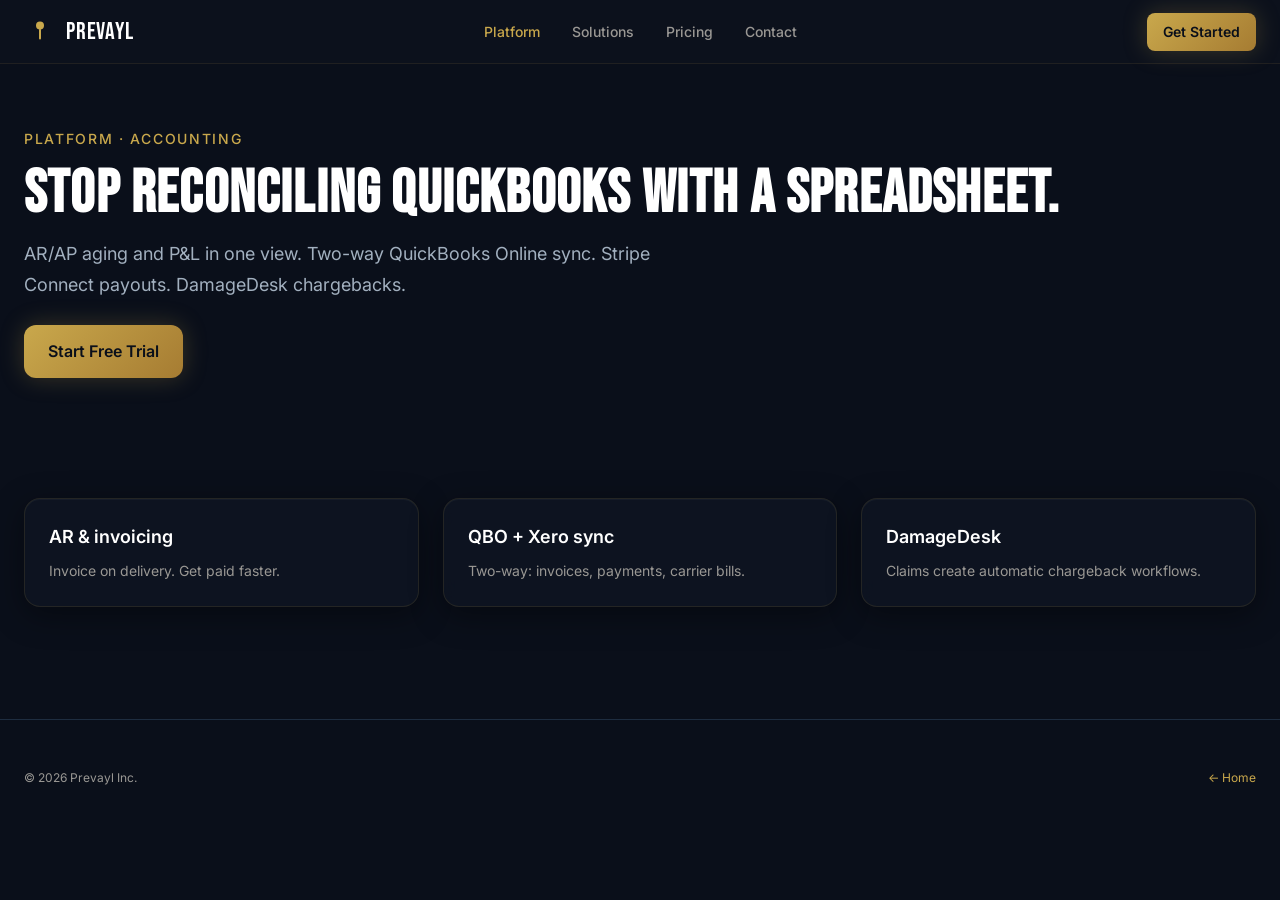
<file: pages/accounting.html>
<!DOCTYPE html>
<html lang="en">
<head>
  <meta charset="UTF-8" />
  <meta name="viewport" content="width=device-width, initial-scale=1.0" />
  <title>Accounting · Prevayl</title>
  <link rel="stylesheet" href="../css/site.css" />
</head>
<body>
  <header class="site-header">
    <div class="inner">
      <a href="../index.html" class="logo">
        <svg width="32" height="32" viewBox="0 0 40 40" fill="none"><circle cx="20" cy="12" r="5" fill="#C9A84C"/><path d="M20 17 L20 28" stroke="#C9A84C" stroke-width="2.5" stroke-linecap="round"/></svg>
        PREVAYL
      </a>
      <nav class="nav-desktop">
        <a href="platform.html" class="active">Platform</a>
        <a href="solutions.html">Solutions</a>
        <a href="pricing.html">Pricing</a>
        <a href="contact.html">Contact</a>
      </nav>
      <div class="header-actions">
        <a href="contact.html" class="btn btn-gold btn-sm">Get Started</a>
        <button class="mobile-toggle" id="mobile-toggle" aria-label="Menu"><span></span><span></span><span></span></button>
      </div>
    </div>
  </header>
  <nav class="mobile-nav" id="mobile-nav">
    <a href="accounting.html">Accounting</a>
    <a href="contact.html">Contact</a>
  </nav>
  <main>
    <section class="page-hero">
      <div class="container">
        <p class="eyebrow">Platform · Accounting</p>
        <h1 class="font-display">Stop reconciling QuickBooks with a spreadsheet.</h1>
        <p class="lead">AR/AP aging and P&amp;L in one view. Two-way QuickBooks Online sync. Stripe Connect payouts. DamageDesk chargebacks.</p>
        <div class="hero-ctas" style="margin-top:1.5rem">
          <a href="contact.html" class="btn btn-gold btn-md">Start Free Trial</a>
        </div>
      </div>
    </section>
    <section class="section" style="padding-top:0">
      <div class="container">
        <div class="cards-3">
          <div class="card glass module-card"><h3>AR &amp; invoicing</h3><p>Invoice on delivery. Get paid faster.</p></div>
          <div class="card glass module-card"><h3>QBO + Xero sync</h3><p>Two-way: invoices, payments, carrier bills.</p></div>
          <div class="card glass module-card"><h3>DamageDesk</h3><p>Claims create automatic chargeback workflows.</p></div>
        </div>
      </div>
    </section>
  </main>
  <footer class="site-footer"><div class="container"><div class="footer-bottom" style="border:none;padding-top:0"><span>© 2026 Prevayl Inc.</span><a href="../index.html" style="color:var(--prevayl-gold)">← Home</a></div></div></footer>
  <script src="../js/site.js"></script>
</body>
</html>
</file>
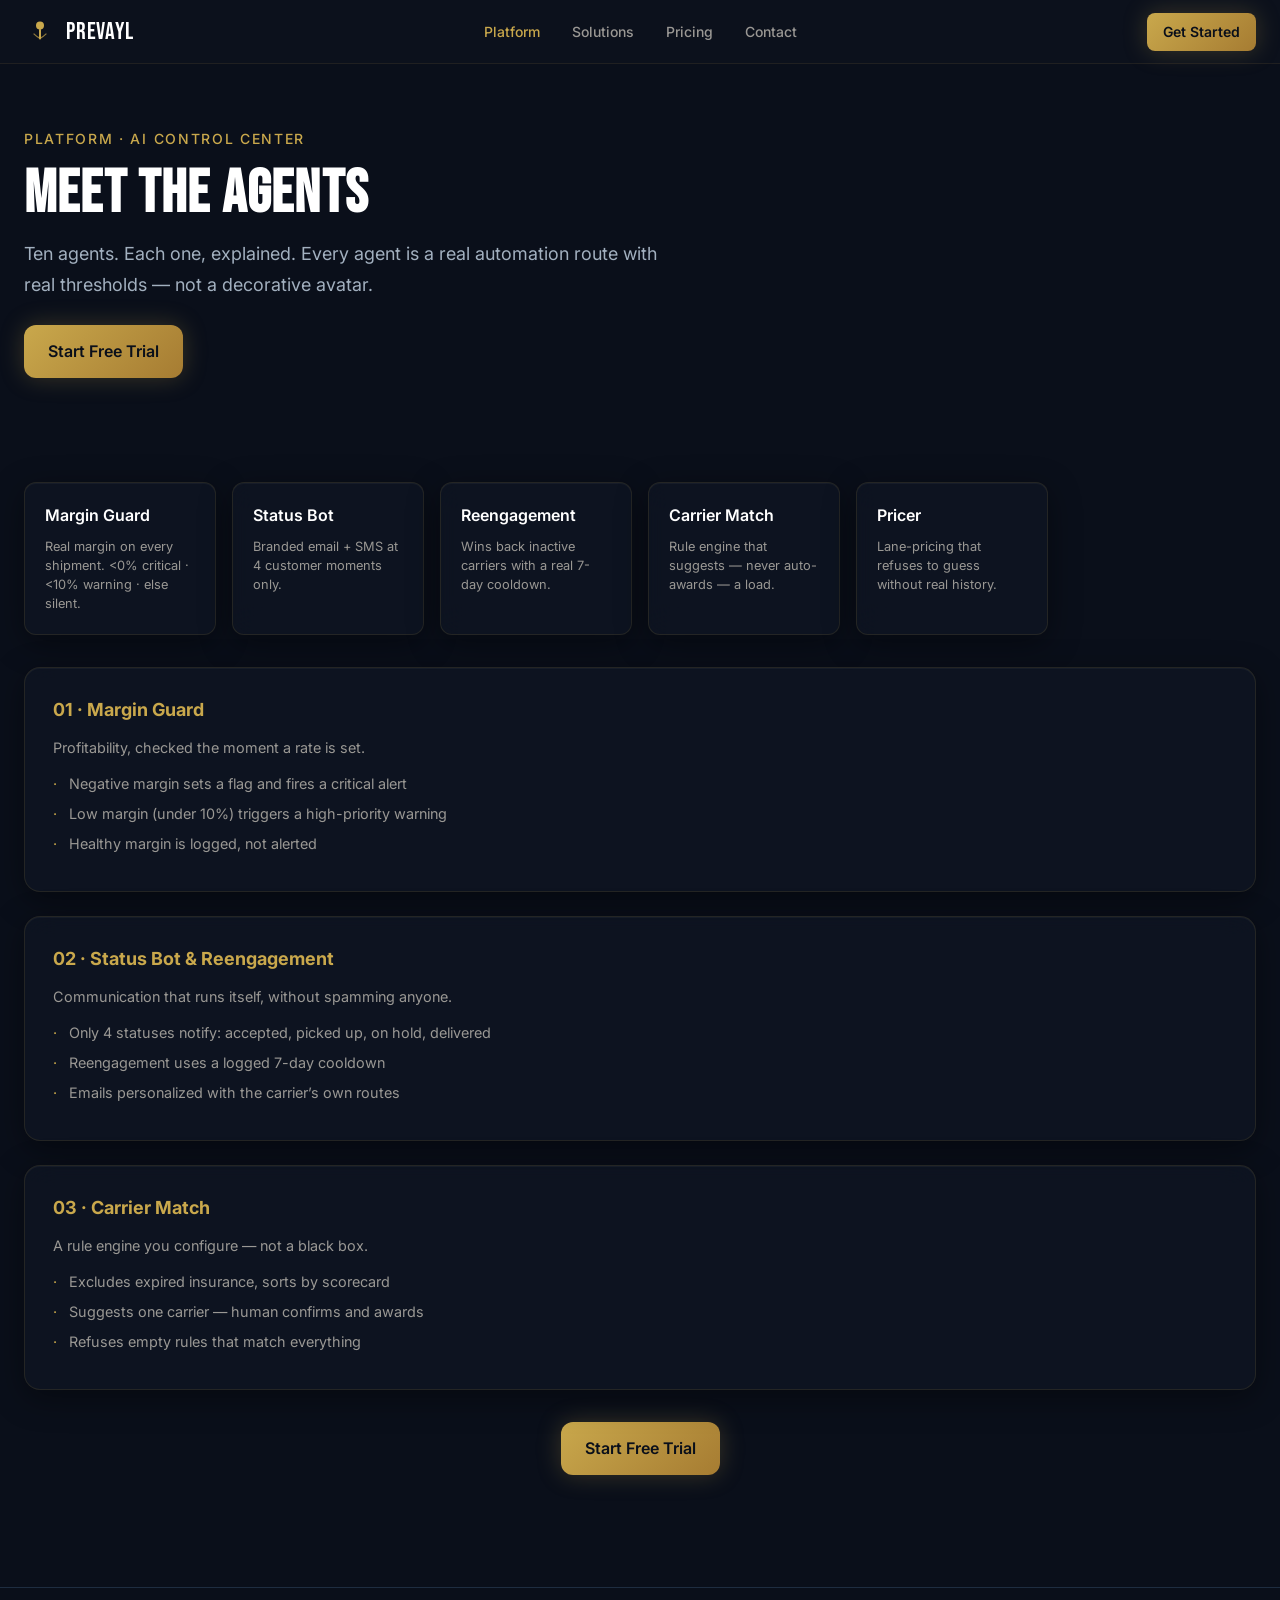
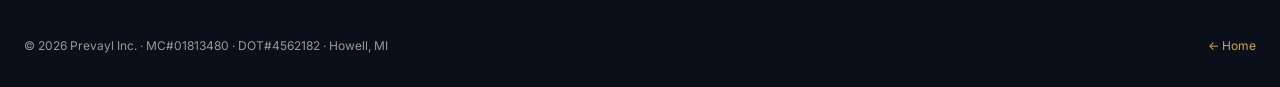
<file: pages/agents.html>
<!DOCTYPE html>
<html lang="en">
<head>
  <meta charset="UTF-8" />
  <meta name="viewport" content="width=device-width, initial-scale=1.0" />
  <title>Meet the Agents · Prevayl</title>
  <link rel="stylesheet" href="../css/site.css" />
</head>
<body>
  <header class="site-header">
    <div class="inner">
      <a href="../index.html" class="logo">
        <svg width="32" height="32" viewBox="0 0 40 40" fill="none"><circle cx="20" cy="12" r="5" fill="#C9A84C"/><path d="M20 17 L20 28" stroke="#C9A84C" stroke-width="2.5" stroke-linecap="round"/><path d="M12 22 Q16 26 20 28 Q24 26 28 22" stroke="#C9A84C" stroke-width="1.5" fill="none" opacity="0.7"/></svg>
        PREVAYL
      </a>
      <nav class="nav-desktop">
        <a href="platform.html" class="active">Platform</a>
        <a href="solutions.html">Solutions</a>
        <a href="pricing.html">Pricing</a>
        <a href="contact.html">Contact</a>
      </nav>
      <div class="header-actions">
        <a href="contact.html" class="btn btn-gold btn-sm">Get Started</a>
        <button class="mobile-toggle" id="mobile-toggle" aria-label="Menu"><span></span><span></span><span></span></button>
      </div>
    </div>
  </header>
  <nav class="mobile-nav" id="mobile-nav">
    <a href="platform.html">Platform</a>
    <a href="agents.html" class="sub">— Meet the Agents</a>
    <a href="pricing.html">Pricing</a>
    <a href="contact.html">Contact</a>
  </nav>
  <main>
    <section class="page-hero">
      <div class="container">
        <p class="eyebrow">Platform · AI Control Center</p>
        <h1 class="font-display">Meet the Agents</h1>
        <p class="lead">Ten agents. Each one, explained. Every agent is a real automation route with real thresholds — not a decorative avatar.</p>
        <div class="hero-ctas" style="margin-top:1.5rem">
          <a href="contact.html" class="btn btn-gold btn-md">Start Free Trial</a>
        </div>
      </div>
    </section>
    <section class="section" style="padding-top:0">
      <div class="container">
        <div class="agent-grid">
          <div class="agent-card glass"><h4>Margin Guard</h4><p>Real margin on every shipment. &lt;0% critical · &lt;10% warning · else silent.</p></div>
          <div class="agent-card glass"><h4>Status Bot</h4><p>Branded email + SMS at 4 customer moments only.</p></div>
          <div class="agent-card glass"><h4>Reengagement</h4><p>Wins back inactive carriers with a real 7-day cooldown.</p></div>
          <div class="agent-card glass"><h4>Carrier Match</h4><p>Rule engine that suggests — never auto-awards — a load.</p></div>
          <div class="agent-card glass"><h4>Pricer</h4><p>Lane-pricing that refuses to guess without real history.</p></div>
        </div>
        <div class="detail-block glass">
          <h3>01 · Margin Guard</h3>
          <p>Profitability, checked the moment a rate is set.</p>
          <ul>
            <li>Negative margin sets a flag and fires a critical alert</li>
            <li>Low margin (under 10%) triggers a high-priority warning</li>
            <li>Healthy margin is logged, not alerted</li>
          </ul>
        </div>
        <div class="detail-block glass">
          <h3>02 · Status Bot &amp; Reengagement</h3>
          <p>Communication that runs itself, without spamming anyone.</p>
          <ul>
            <li>Only 4 statuses notify: accepted, picked up, on hold, delivered</li>
            <li>Reengagement uses a logged 7-day cooldown</li>
            <li>Emails personalized with the carrier’s own routes</li>
          </ul>
        </div>
        <div class="detail-block glass">
          <h3>03 · Carrier Match</h3>
          <p>A rule engine you configure — not a black box.</p>
          <ul>
            <li>Excludes expired insurance, sorts by scorecard</li>
            <li>Suggests one carrier — human confirms and awards</li>
            <li>Refuses empty rules that match everything</li>
          </ul>
        </div>
        <div class="text-center mt-8">
          <a href="contact.html" class="btn btn-gold btn-md">Start Free Trial</a>
        </div>
      </div>
    </section>
  </main>
  <footer class="site-footer"><div class="container"><div class="footer-bottom" style="border:none;padding-top:0"><span>© 2026 Prevayl Inc. · MC#01813480 · DOT#4562182 · Howell, MI</span><a href="../index.html" style="color:var(--prevayl-gold)">← Home</a></div></div></footer>
  <script src="../js/site.js"></script>
</body>
</html>
</file>
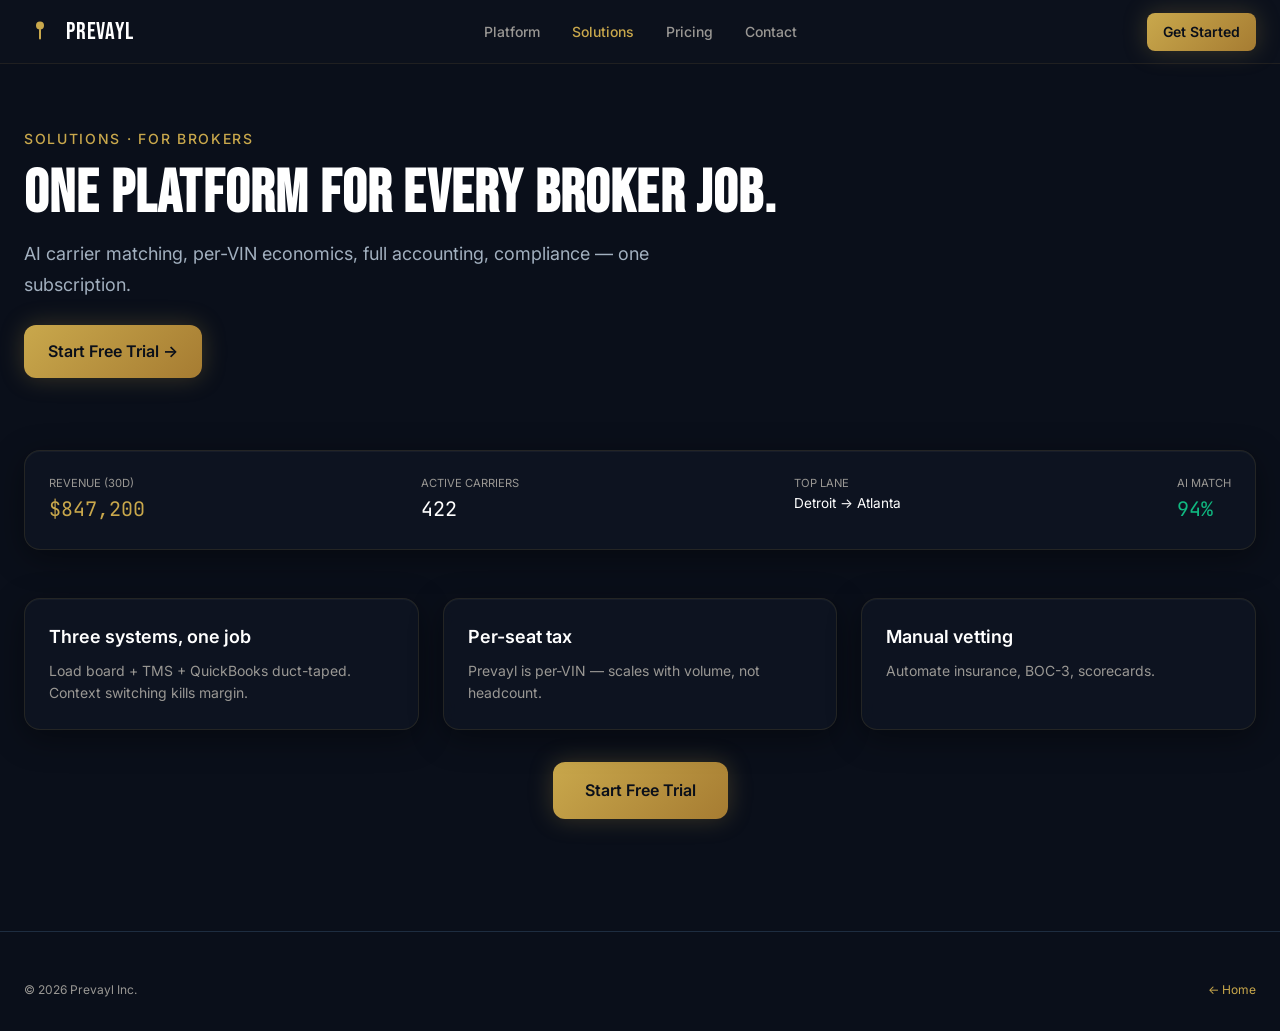
<file: pages/brokers.html>
<!DOCTYPE html>
<html lang="en">
<head>
  <meta charset="UTF-8" />
  <meta name="viewport" content="width=device-width, initial-scale=1.0" />
  <title>For Brokers · Prevayl</title>
  <link rel="stylesheet" href="../css/site.css" />
</head>
<body>
  <header class="site-header">
    <div class="inner">
      <a href="../index.html" class="logo">
        <svg width="32" height="32" viewBox="0 0 40 40" fill="none"><circle cx="20" cy="12" r="5" fill="#C9A84C"/><path d="M20 17 L20 28" stroke="#C9A84C" stroke-width="2.5" stroke-linecap="round"/></svg>
        PREVAYL
      </a>
      <nav class="nav-desktop">
        <a href="platform.html">Platform</a>
        <a href="solutions.html" class="active">Solutions</a>
        <a href="pricing.html">Pricing</a>
        <a href="contact.html">Contact</a>
      </nav>
      <div class="header-actions">
        <a href="contact.html" class="btn btn-gold btn-sm">Get Started</a>
        <button class="mobile-toggle" id="mobile-toggle" aria-label="Menu"><span></span><span></span><span></span></button>
      </div>
    </div>
  </header>
  <nav class="mobile-nav" id="mobile-nav">
    <a href="brokers.html">Brokers</a>
    <a href="carriers.html">Carriers</a>
    <a href="pricing.html">Pricing</a>
    <a href="contact.html">Contact</a>
  </nav>
  <main>
    <section class="page-hero">
      <div class="container">
        <p class="eyebrow">Solutions · For Brokers</p>
        <h1 class="font-display">One platform for every broker job.</h1>
        <p class="lead">AI carrier matching, per-VIN economics, full accounting, compliance — one subscription.</p>
        <div class="hero-ctas" style="margin-top:1.5rem">
          <a href="contact.html" class="btn btn-gold btn-md">Start Free Trial →</a>
        </div>
      </div>
    </section>
    <section class="section" style="padding-top:0">
      <div class="container">
        <div class="glass" style="border-radius:1rem;padding:1.5rem;margin-bottom:2rem">
          <div style="display:flex;flex-wrap:wrap;gap:1.5rem;justify-content:space-between;font-size:0.85rem">
            <div><div style="color:var(--prevayl-muted);font-size:0.7rem;text-transform:uppercase">Revenue (30d)</div><div style="color:var(--prevayl-gold);font-family:var(--font-mono);font-size:1.25rem">$847,200</div></div>
            <div><div style="color:var(--prevayl-muted);font-size:0.7rem;text-transform:uppercase">Active carriers</div><div style="color:#fff;font-family:var(--font-mono);font-size:1.25rem">422</div></div>
            <div><div style="color:var(--prevayl-muted);font-size:0.7rem;text-transform:uppercase">Top lane</div><div style="color:#fff">Detroit → Atlanta</div></div>
            <div><div style="color:var(--prevayl-muted);font-size:0.7rem;text-transform:uppercase">AI match</div><div style="color:var(--prevayl-success);font-family:var(--font-mono);font-size:1.25rem">94%</div></div>
          </div>
        </div>
        <div class="cards-3">
          <div class="card glass"><h3>Three systems, one job</h3><p>Load board + TMS + QuickBooks duct-taped. Context switching kills margin.</p></div>
          <div class="card glass"><h3>Per-seat tax</h3><p>Prevayl is per-VIN — scales with volume, not headcount.</p></div>
          <div class="card glass"><h3>Manual vetting</h3><p>Automate insurance, BOC-3, scorecards.</p></div>
        </div>
        <div class="text-center mt-8"><a href="contact.html" class="btn btn-gold btn-lg">Start Free Trial</a></div>
      </div>
    </section>
  </main>
  <footer class="site-footer"><div class="container"><div class="footer-bottom" style="border:none;padding-top:0"><span>© 2026 Prevayl Inc.</span><a href="../index.html" style="color:var(--prevayl-gold)">← Home</a></div></div></footer>
  <script src="../js/site.js"></script>
</body>
</html>
</file>
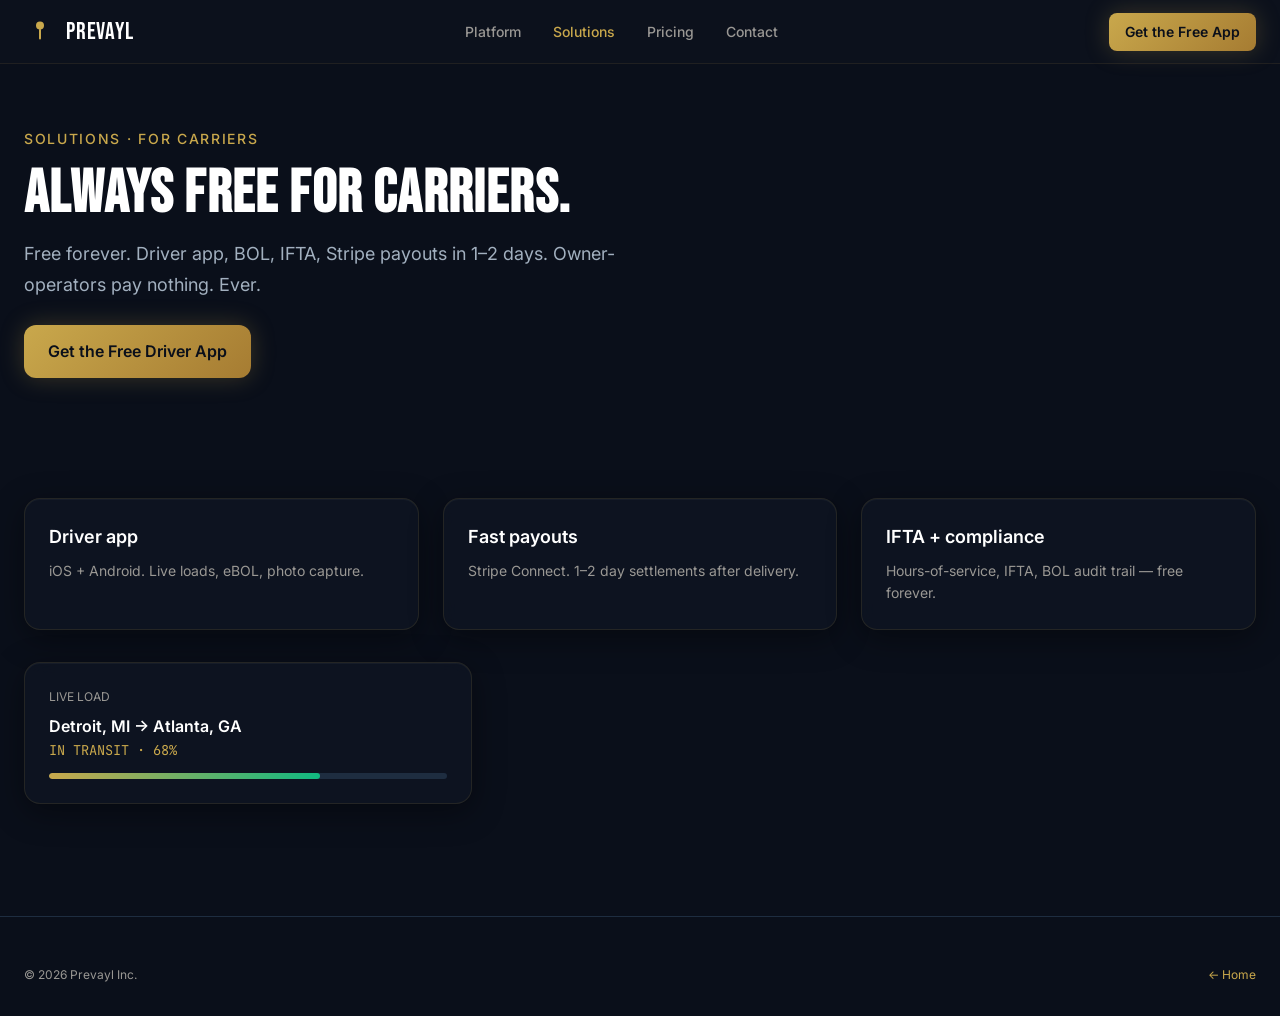
<file: pages/carriers.html>
<!DOCTYPE html>
<html lang="en">
<head>
  <meta charset="UTF-8" />
  <meta name="viewport" content="width=device-width, initial-scale=1.0" />
  <title>For Carriers · Prevayl</title>
  <link rel="stylesheet" href="../css/site.css" />
</head>
<body>
  <header class="site-header">
    <div class="inner">
      <a href="../index.html" class="logo">
        <svg width="32" height="32" viewBox="0 0 40 40" fill="none"><circle cx="20" cy="12" r="5" fill="#C9A84C"/><path d="M20 17 L20 28" stroke="#C9A84C" stroke-width="2.5" stroke-linecap="round"/></svg>
        PREVAYL
      </a>
      <nav class="nav-desktop">
        <a href="platform.html">Platform</a>
        <a href="solutions.html" class="active">Solutions</a>
        <a href="pricing.html">Pricing</a>
        <a href="contact.html">Contact</a>
      </nav>
      <div class="header-actions">
        <a href="contact.html" class="btn btn-gold btn-sm">Get the Free App</a>
        <button class="mobile-toggle" id="mobile-toggle" aria-label="Menu"><span></span><span></span><span></span></button>
      </div>
    </div>
  </header>
  <nav class="mobile-nav" id="mobile-nav">
    <a href="carriers.html">Carriers</a>
    <a href="pricing.html">Pricing</a>
    <a href="contact.html">Contact</a>
  </nav>
  <main>
    <section class="page-hero">
      <div class="container">
        <p class="eyebrow">Solutions · For Carriers</p>
        <h1 class="font-display">Always free for carriers.</h1>
        <p class="lead">Free forever. Driver app, BOL, IFTA, Stripe payouts in 1–2 days. Owner-operators pay nothing. Ever.</p>
        <div class="hero-ctas" style="margin-top:1.5rem">
          <a href="contact.html" class="btn btn-gold btn-md">Get the Free Driver App</a>
        </div>
      </div>
    </section>
    <section class="section" style="padding-top:0">
      <div class="container">
        <div class="cards-3">
          <div class="card glass module-card"><h3>Driver app</h3><p>iOS + Android. Live loads, eBOL, photo capture.</p></div>
          <div class="card glass module-card"><h3>Fast payouts</h3><p>Stripe Connect. 1–2 day settlements after delivery.</p></div>
          <div class="card glass module-card"><h3>IFTA + compliance</h3><p>Hours-of-service, IFTA, BOL audit trail — free forever.</p></div>
        </div>
        <div class="glass" style="border-radius:1rem;padding:1.5rem;margin-top:2rem;max-width:28rem">
          <div style="font-size:0.75rem;color:var(--prevayl-muted);margin-bottom:0.5rem">LIVE LOAD</div>
          <div style="color:#fff;font-weight:600">Detroit, MI → Atlanta, GA</div>
          <div style="font-family:var(--font-mono);font-size:0.85rem;color:var(--prevayl-gold)">IN TRANSIT · 68%</div>
          <div style="margin-top:0.75rem;height:6px;background:var(--prevayl-navy-4);border-radius:3px;overflow:hidden">
            <div style="width:68%;height:100%;background:linear-gradient(90deg,#C9A84C,#10b981);border-radius:3px"></div>
          </div>
        </div>
      </div>
    </section>
  </main>
  <footer class="site-footer"><div class="container"><div class="footer-bottom" style="border:none;padding-top:0"><span>© 2026 Prevayl Inc.</span><a href="../index.html" style="color:var(--prevayl-gold)">← Home</a></div></div></footer>
  <script src="../js/site.js"></script>
</body>
</html>
</file>
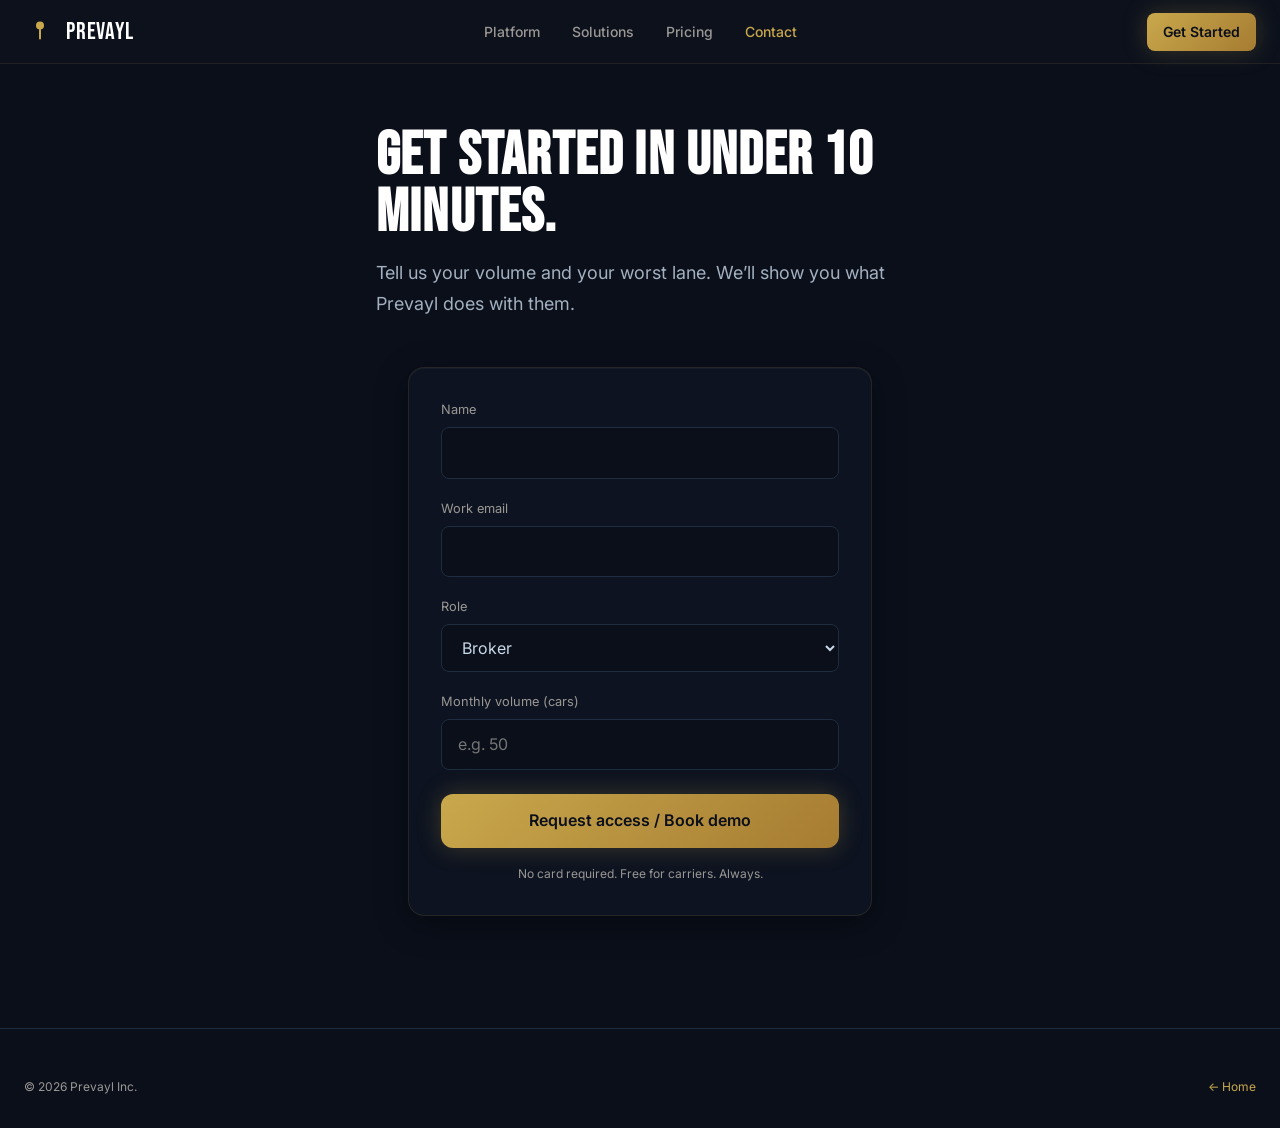
<file: pages/contact.html>
<!DOCTYPE html>
<html lang="en">
<head>
  <meta charset="UTF-8" />
  <meta name="viewport" content="width=device-width, initial-scale=1.0" />
  <title>Contact · Prevayl</title>
  <link rel="stylesheet" href="../css/site.css" />
</head>
<body>
  <header class="site-header">
    <div class="inner">
      <a href="../index.html" class="logo">
        <svg width="32" height="32" viewBox="0 0 40 40" fill="none"><circle cx="20" cy="12" r="5" fill="#C9A84C"/><path d="M20 17 L20 28" stroke="#C9A84C" stroke-width="2.5" stroke-linecap="round"/></svg>
        PREVAYL
      </a>
      <nav class="nav-desktop">
        <a href="platform.html">Platform</a>
        <a href="solutions.html">Solutions</a>
        <a href="pricing.html">Pricing</a>
        <a href="contact.html" class="active">Contact</a>
      </nav>
      <div class="header-actions">
        <a href="contact.html" class="btn btn-gold btn-sm">Get Started</a>
        <button class="mobile-toggle" id="mobile-toggle" aria-label="Menu"><span></span><span></span><span></span></button>
      </div>
    </div>
  </header>
  <nav class="mobile-nav" id="mobile-nav">
    <a href="contact.html">Contact</a>
  </nav>
  <main>
    <section class="page-hero">
      <div class="container" style="max-width:36rem">
        <h1 class="font-display">Get started in under 10 minutes.</h1>
        <p class="lead">Tell us your volume and your worst lane. We’ll show you what Prevayl does with them.</p>
      </div>
    </section>
    <section class="section" style="padding-top:0">
      <div class="container" style="max-width:32rem">
        <form class="glass" style="border-radius:1rem;padding:2rem" onsubmit="event.preventDefault();alert('Demo form — wire to Formspree, Resend, or your API.');">
          <div style="margin-bottom:1.25rem">
            <label style="display:block;font-size:0.8rem;color:var(--prevayl-muted);margin-bottom:0.4rem">Name</label>
            <input required name="name" style="width:100%;padding:0.75rem 1rem;border-radius:0.5rem;border:1px solid var(--prevayl-navy-4);background:var(--prevayl-navy);color:var(--prevayl-soft);font:inherit" />
          </div>
          <div style="margin-bottom:1.25rem">
            <label style="display:block;font-size:0.8rem;color:var(--prevayl-muted);margin-bottom:0.4rem">Work email</label>
            <input required type="email" name="email" style="width:100%;padding:0.75rem 1rem;border-radius:0.5rem;border:1px solid var(--prevayl-navy-4);background:var(--prevayl-navy);color:var(--prevayl-soft);font:inherit" />
          </div>
          <div style="margin-bottom:1.25rem">
            <label style="display:block;font-size:0.8rem;color:var(--prevayl-muted);margin-bottom:0.4rem">Role</label>
            <select name="role" style="width:100%;padding:0.75rem 1rem;border-radius:0.5rem;border:1px solid var(--prevayl-navy-4);background:var(--prevayl-navy);color:var(--prevayl-soft);font:inherit">
              <option>Broker</option>
              <option>Carrier / Owner-operator</option>
              <option>Dealer</option>
              <option>Auction / Wholesale</option>
            </select>
          </div>
          <div style="margin-bottom:1.5rem">
            <label style="display:block;font-size:0.8rem;color:var(--prevayl-muted);margin-bottom:0.4rem">Monthly volume (cars)</label>
            <input name="volume" placeholder="e.g. 50" style="width:100%;padding:0.75rem 1rem;border-radius:0.5rem;border:1px solid var(--prevayl-navy-4);background:var(--prevayl-navy);color:var(--prevayl-soft);font:inherit" />
          </div>
          <button type="submit" class="btn btn-gold btn-md" style="width:100%">Request access / Book demo</button>
          <p style="margin-top:1rem;font-size:0.75rem;color:var(--prevayl-muted);text-align:center">No card required. Free for carriers. Always.</p>
        </form>
      </div>
    </section>
  </main>
  <footer class="site-footer"><div class="container"><div class="footer-bottom" style="border:none;padding-top:0"><span>© 2026 Prevayl Inc.</span><a href="../index.html" style="color:var(--prevayl-gold)">← Home</a></div></div></footer>
  <script src="../js/site.js"></script>
</body>
</html>
</file>
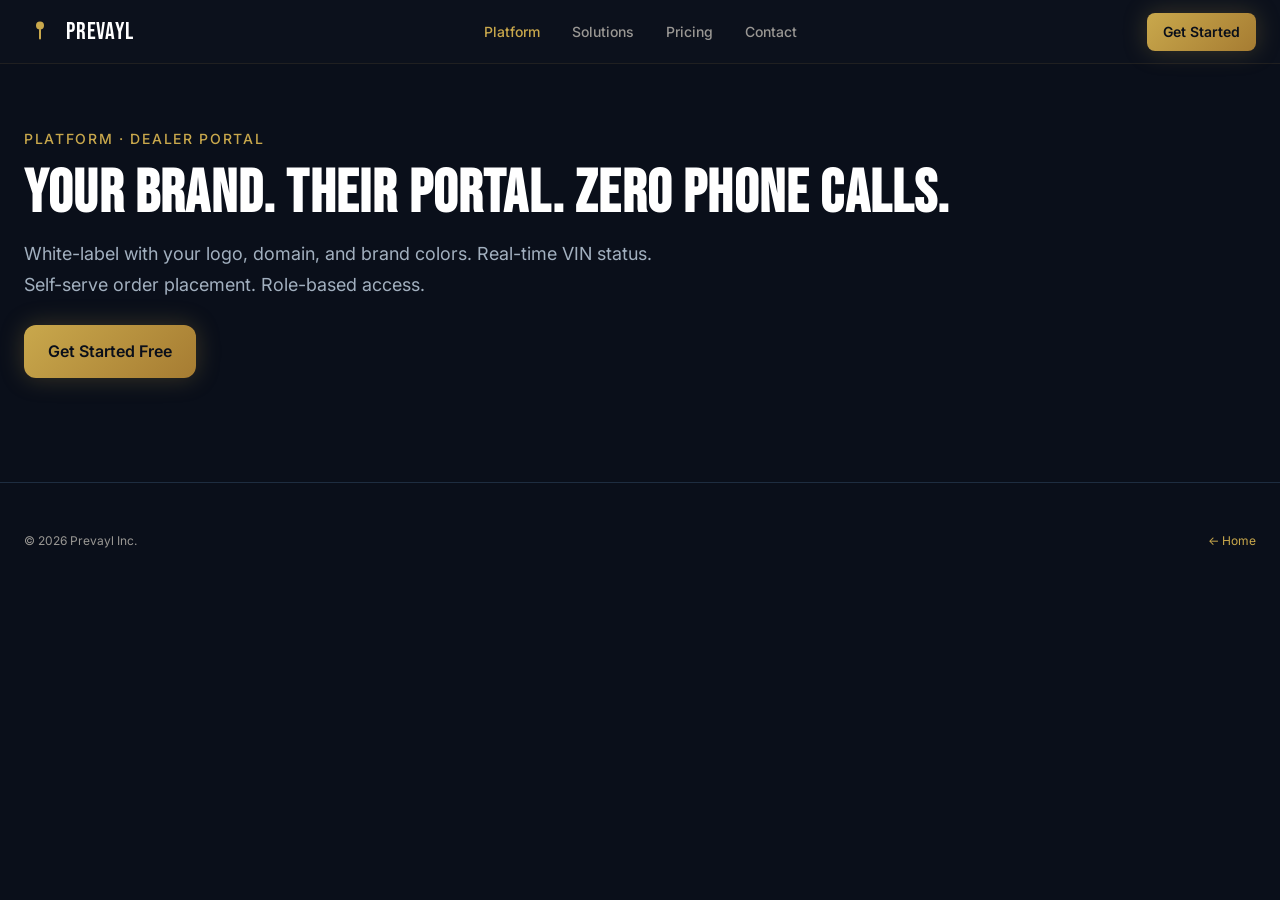
<file: pages/dealer-portal.html>
<!DOCTYPE html>
<html lang="en">
<head>
  <meta charset="UTF-8" />
  <meta name="viewport" content="width=device-width, initial-scale=1.0" />
  <title>Dealer Portal · Prevayl</title>
  <link rel="stylesheet" href="../css/site.css" />
</head>
<body>
  <header class="site-header">
    <div class="inner">
      <a href="../index.html" class="logo">
        <svg width="32" height="32" viewBox="0 0 40 40" fill="none"><circle cx="20" cy="12" r="5" fill="#C9A84C"/><path d="M20 17 L20 28" stroke="#C9A84C" stroke-width="2.5" stroke-linecap="round"/></svg>
        PREVAYL
      </a>
      <nav class="nav-desktop">
        <a href="platform.html" class="active">Platform</a>
        <a href="solutions.html">Solutions</a>
        <a href="pricing.html">Pricing</a>
        <a href="contact.html">Contact</a>
      </nav>
      <div class="header-actions">
        <a href="contact.html" class="btn btn-gold btn-sm">Get Started</a>
        <button class="mobile-toggle" id="mobile-toggle" aria-label="Menu"><span></span><span></span><span></span></button>
      </div>
    </div>
  </header>
  <nav class="mobile-nav" id="mobile-nav">
    <a href="dealer-portal.html">Dealer Portal</a>
    <a href="contact.html">Contact</a>
  </nav>
  <main>
    <section class="page-hero">
      <div class="container">
        <p class="eyebrow">Platform · Dealer Portal</p>
        <h1 class="font-display">Your brand. Their portal. Zero phone calls.</h1>
        <p class="lead">White-label with your logo, domain, and brand colors. Real-time VIN status. Self-serve order placement. Role-based access.</p>
        <div class="hero-ctas" style="margin-top:1.5rem">
          <a href="contact.html" class="btn btn-gold btn-md">Get Started Free</a>
        </div>
      </div>
    </section>
  </main>
  <footer class="site-footer"><div class="container"><div class="footer-bottom" style="border:none;padding-top:0"><span>© 2026 Prevayl Inc.</span><a href="../index.html" style="color:var(--prevayl-gold)">← Home</a></div></div></footer>
  <script src="../js/site.js"></script>
</body>
</html>
</file>
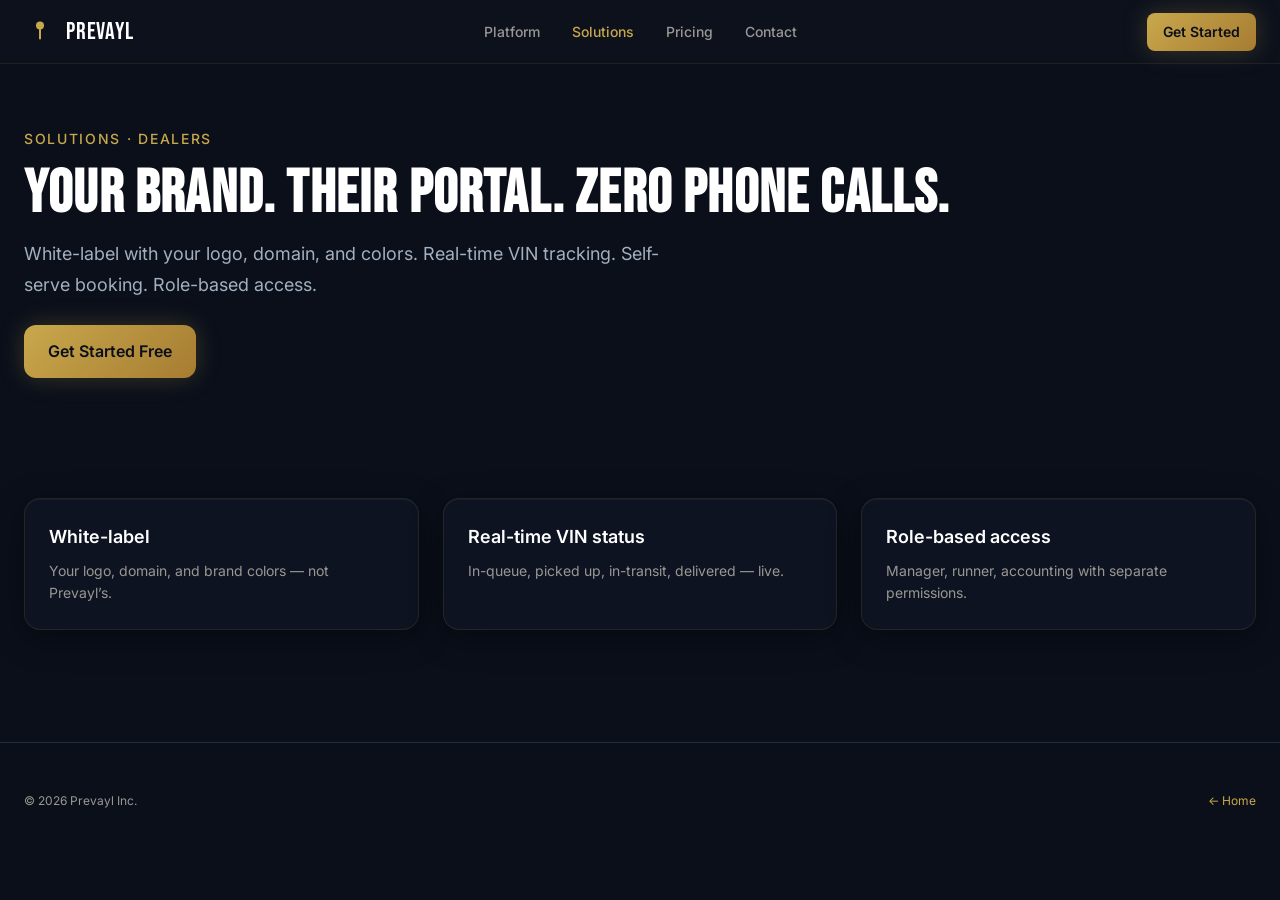
<file: pages/dealers.html>
<!DOCTYPE html>
<html lang="en">
<head>
  <meta charset="UTF-8" />
  <meta name="viewport" content="width=device-width, initial-scale=1.0" />
  <title>For Dealers · Prevayl</title>
  <link rel="stylesheet" href="../css/site.css" />
</head>
<body>
  <header class="site-header">
    <div class="inner">
      <a href="../index.html" class="logo">
        <svg width="32" height="32" viewBox="0 0 40 40" fill="none"><circle cx="20" cy="12" r="5" fill="#C9A84C"/><path d="M20 17 L20 28" stroke="#C9A84C" stroke-width="2.5" stroke-linecap="round"/></svg>
        PREVAYL
      </a>
      <nav class="nav-desktop">
        <a href="platform.html">Platform</a>
        <a href="solutions.html" class="active">Solutions</a>
        <a href="pricing.html">Pricing</a>
        <a href="contact.html">Contact</a>
      </nav>
      <div class="header-actions">
        <a href="contact.html" class="btn btn-gold btn-sm">Get Started</a>
        <button class="mobile-toggle" id="mobile-toggle" aria-label="Menu"><span></span><span></span><span></span></button>
      </div>
    </div>
  </header>
  <nav class="mobile-nav" id="mobile-nav">
    <a href="dealers.html">Dealers</a>
    <a href="contact.html">Contact</a>
  </nav>
  <main>
    <section class="page-hero">
      <div class="container">
        <p class="eyebrow">Solutions · Dealers</p>
        <h1 class="font-display">Your brand. Their portal. Zero phone calls.</h1>
        <p class="lead">White-label with your logo, domain, and colors. Real-time VIN tracking. Self-serve booking. Role-based access.</p>
        <div class="hero-ctas" style="margin-top:1.5rem">
          <a href="contact.html" class="btn btn-gold btn-md">Get Started Free</a>
        </div>
      </div>
    </section>
    <section class="section" style="padding-top:0">
      <div class="container">
        <div class="cards-3">
          <div class="card glass module-card"><h3>White-label</h3><p>Your logo, domain, and brand colors — not Prevayl’s.</p></div>
          <div class="card glass module-card"><h3>Real-time VIN status</h3><p>In-queue, picked up, in-transit, delivered — live.</p></div>
          <div class="card glass module-card"><h3>Role-based access</h3><p>Manager, runner, accounting with separate permissions.</p></div>
        </div>
      </div>
    </section>
  </main>
  <footer class="site-footer"><div class="container"><div class="footer-bottom" style="border:none;padding-top:0"><span>© 2026 Prevayl Inc.</span><a href="../index.html" style="color:var(--prevayl-gold)">← Home</a></div></div></footer>
  <script src="../js/site.js"></script>
</body>
</html>
</file>
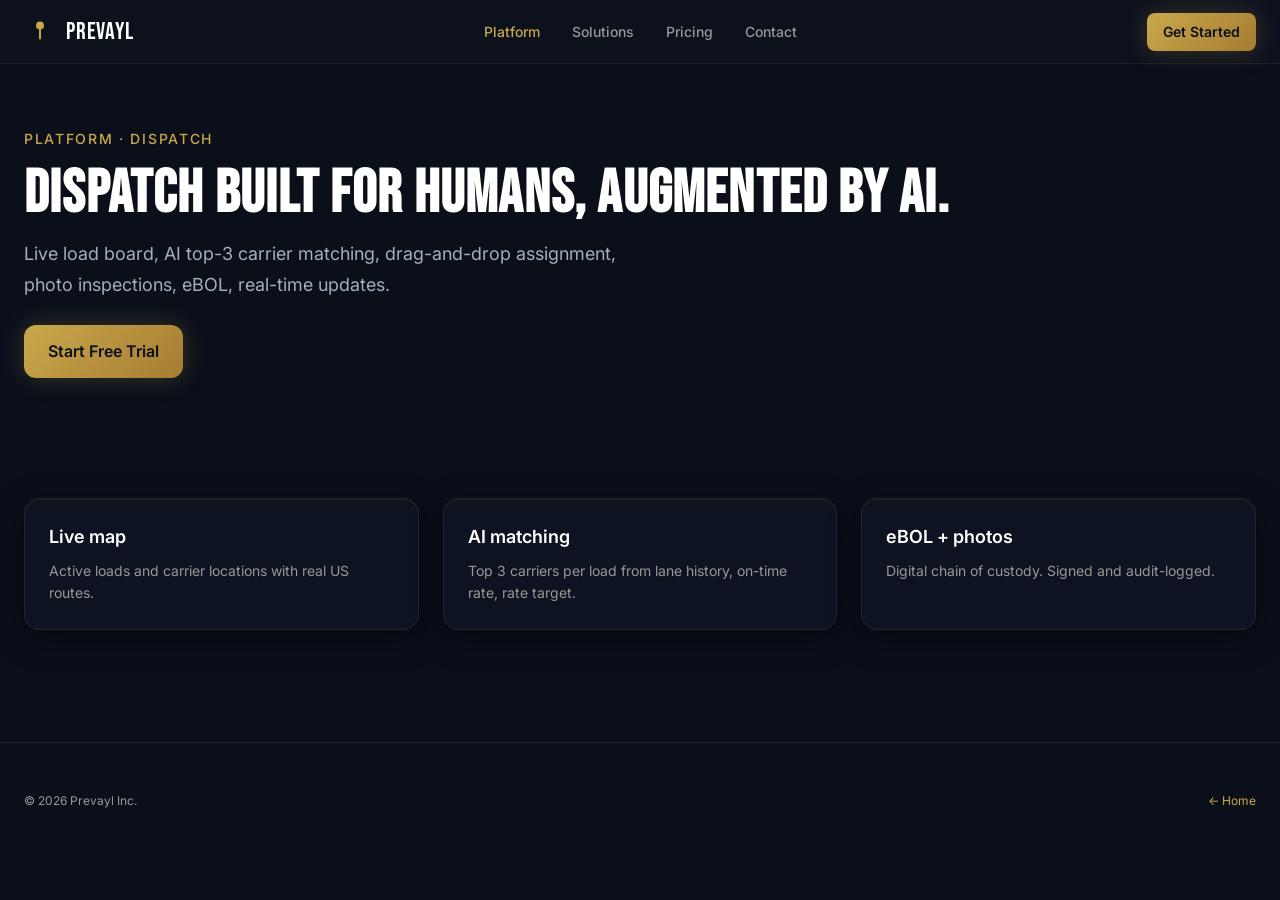
<file: pages/dispatch.html>
<!DOCTYPE html>
<html lang="en">
<head>
  <meta charset="UTF-8" />
  <meta name="viewport" content="width=device-width, initial-scale=1.0" />
  <title>Dispatch · Prevayl</title>
  <link rel="stylesheet" href="../css/site.css" />
</head>
<body>
  <header class="site-header">
    <div class="inner">
      <a href="../index.html" class="logo">
        <svg width="32" height="32" viewBox="0 0 40 40" fill="none"><circle cx="20" cy="12" r="5" fill="#C9A84C"/><path d="M20 17 L20 28" stroke="#C9A84C" stroke-width="2.5" stroke-linecap="round"/></svg>
        PREVAYL
      </a>
      <nav class="nav-desktop">
        <a href="platform.html" class="active">Platform</a>
        <a href="solutions.html">Solutions</a>
        <a href="pricing.html">Pricing</a>
        <a href="contact.html">Contact</a>
      </nav>
      <div class="header-actions">
        <a href="contact.html" class="btn btn-gold btn-sm">Get Started</a>
        <button class="mobile-toggle" id="mobile-toggle" aria-label="Menu"><span></span><span></span><span></span></button>
      </div>
    </div>
  </header>
  <nav class="mobile-nav" id="mobile-nav">
    <a href="platform.html">Platform</a>
    <a href="pricing.html">Pricing</a>
    <a href="contact.html">Contact</a>
  </nav>
  <main>
    <section class="page-hero">
      <div class="container">
        <p class="eyebrow">Platform · Dispatch</p>
        <h1 class="font-display">Dispatch built for humans, augmented by AI.</h1>
        <p class="lead">Live load board, AI top-3 carrier matching, drag-and-drop assignment, photo inspections, eBOL, real-time updates.</p>
        <div class="hero-ctas" style="margin-top:1.5rem">
          <a href="contact.html" class="btn btn-gold btn-md">Start Free Trial</a>
        </div>
      </div>
    </section>
    <section class="section" style="padding-top:0">
      <div class="container">
        <div class="cards-3">
          <div class="card glass module-card"><h3>Live map</h3><p>Active loads and carrier locations with real US routes.</p></div>
          <div class="card glass module-card"><h3>AI matching</h3><p>Top 3 carriers per load from lane history, on-time rate, rate target.</p></div>
          <div class="card glass module-card"><h3>eBOL + photos</h3><p>Digital chain of custody. Signed and audit-logged.</p></div>
        </div>
      </div>
    </section>
  </main>
  <footer class="site-footer"><div class="container"><div class="footer-bottom" style="border:none;padding-top:0"><span>© 2026 Prevayl Inc.</span><a href="../index.html" style="color:var(--prevayl-gold)">← Home</a></div></div></footer>
  <script src="../js/site.js"></script>
</body>
</html>
</file>
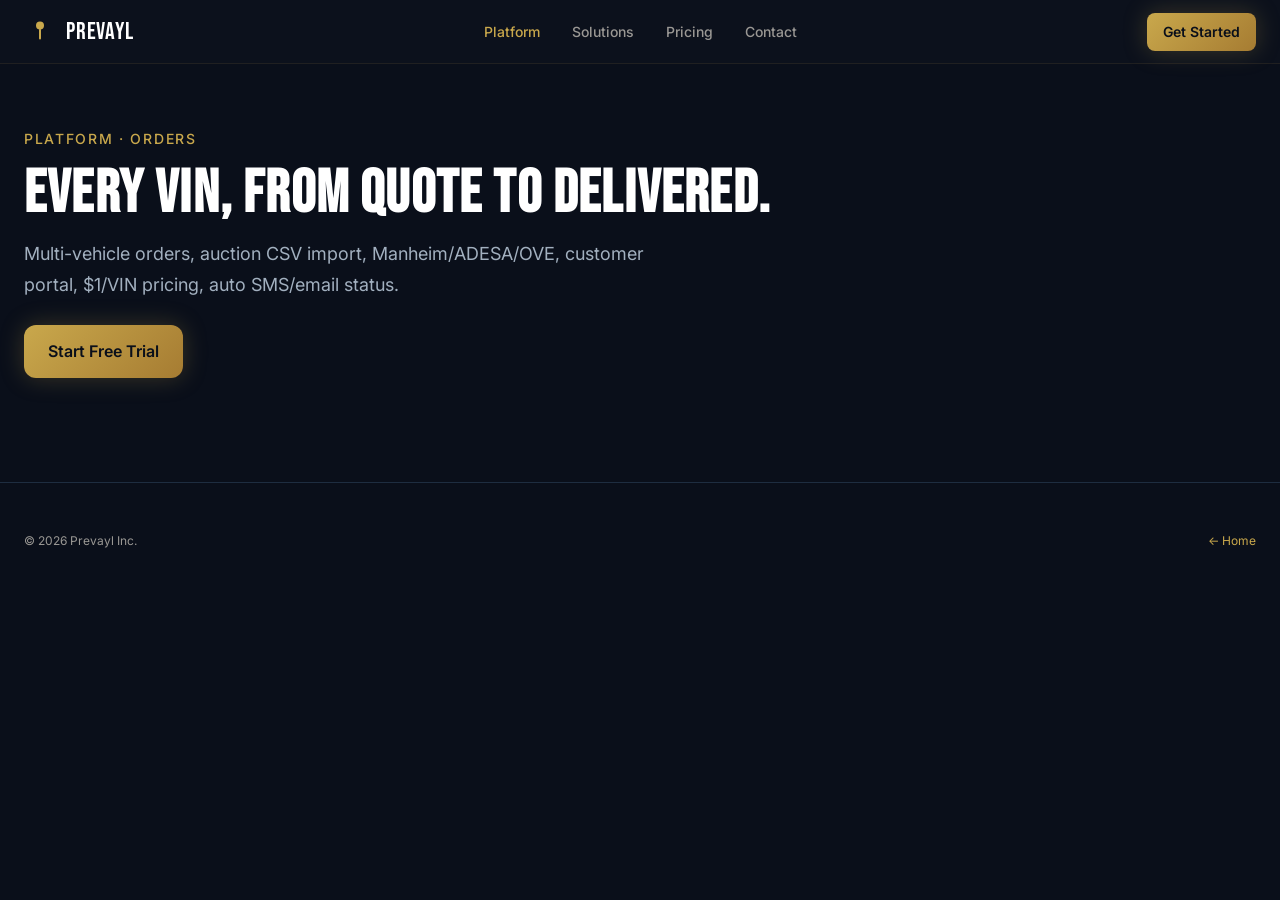
<file: pages/orders.html>
<!DOCTYPE html>
<html lang="en">
<head>
  <meta charset="UTF-8" />
  <meta name="viewport" content="width=device-width, initial-scale=1.0" />
  <title>Orders · Prevayl</title>
  <link rel="stylesheet" href="../css/site.css" />
</head>
<body>
  <header class="site-header">
    <div class="inner">
      <a href="../index.html" class="logo">
        <svg width="32" height="32" viewBox="0 0 40 40" fill="none"><circle cx="20" cy="12" r="5" fill="#C9A84C"/><path d="M20 17 L20 28" stroke="#C9A84C" stroke-width="2.5" stroke-linecap="round"/></svg>
        PREVAYL
      </a>
      <nav class="nav-desktop">
        <a href="platform.html" class="active">Platform</a>
        <a href="solutions.html">Solutions</a>
        <a href="pricing.html">Pricing</a>
        <a href="contact.html">Contact</a>
      </nav>
      <div class="header-actions">
        <a href="contact.html" class="btn btn-gold btn-sm">Get Started</a>
        <button class="mobile-toggle" id="mobile-toggle" aria-label="Menu"><span></span><span></span><span></span></button>
      </div>
    </div>
  </header>
  <nav class="mobile-nav" id="mobile-nav">
    <a href="orders.html">Orders</a>
    <a href="contact.html">Contact</a>
  </nav>
  <main>
    <section class="page-hero">
      <div class="container">
        <p class="eyebrow">Platform · Orders</p>
        <h1 class="font-display">Every VIN, from quote to delivered.</h1>
        <p class="lead">Multi-vehicle orders, auction CSV import, Manheim/ADESA/OVE, customer portal, $1/VIN pricing, auto SMS/email status.</p>
        <div class="hero-ctas" style="margin-top:1.5rem">
          <a href="contact.html" class="btn btn-gold btn-md">Start Free Trial</a>
        </div>
      </div>
    </section>
  </main>
  <footer class="site-footer"><div class="container"><div class="footer-bottom" style="border:none;padding-top:0"><span>© 2026 Prevayl Inc.</span><a href="../index.html" style="color:var(--prevayl-gold)">← Home</a></div></div></footer>
  <script src="../js/site.js"></script>
</body>
</html>
</file>
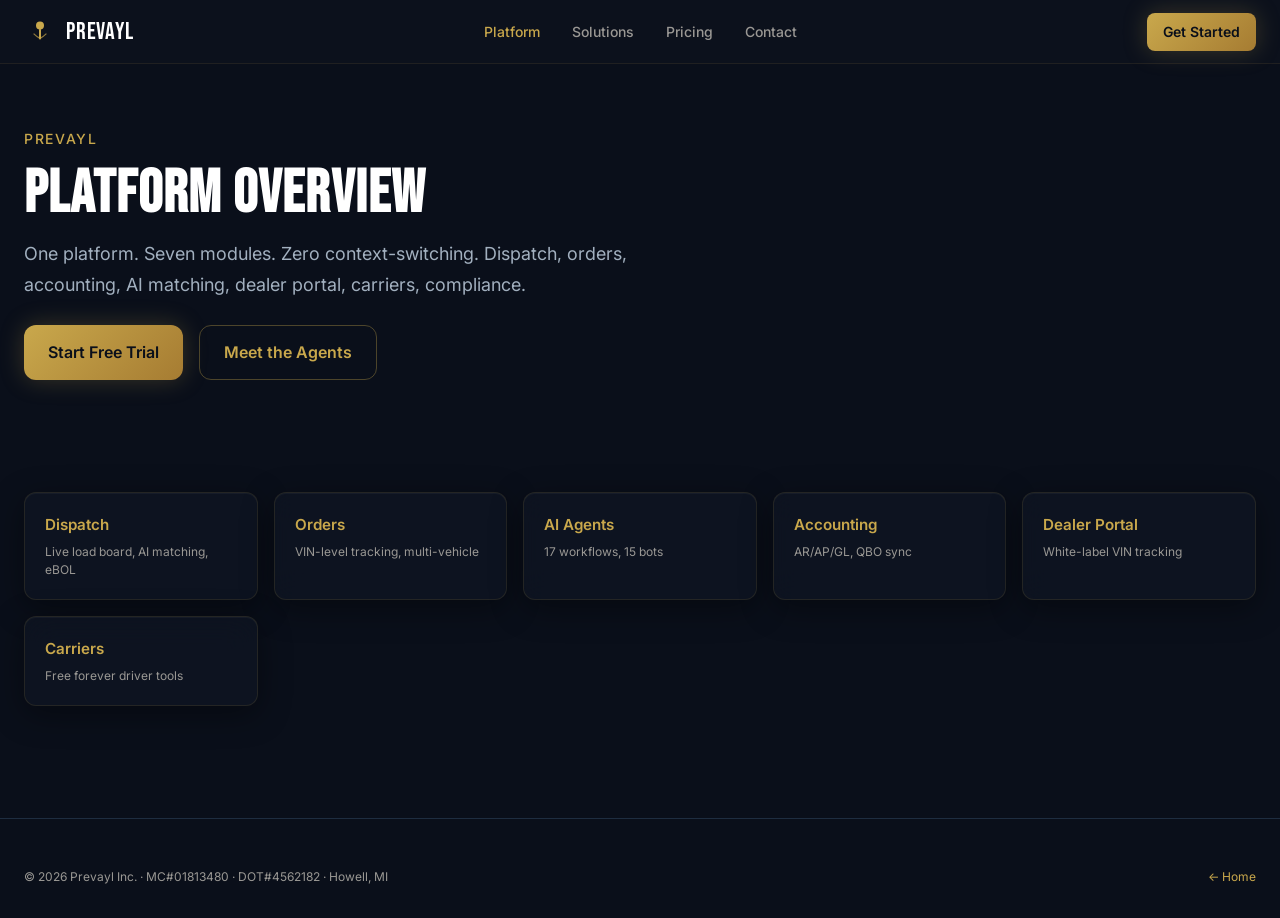
<file: pages/platform.html>
<!DOCTYPE html>
<html lang="en">
<head>
  <meta charset="UTF-8" />
  <meta name="viewport" content="width=device-width, initial-scale=1.0" />
  <title>Platform · Prevayl</title>
  <link rel="stylesheet" href="../css/site.css" />
</head>
<body>
  <header class="site-header">
    <div class="inner">
      <a href="../index.html" class="logo">
        <svg width="32" height="32" viewBox="0 0 40 40" fill="none"><circle cx="20" cy="12" r="5" fill="#C9A84C"/><path d="M20 17 L20 28" stroke="#C9A84C" stroke-width="2.5" stroke-linecap="round"/><path d="M12 22 Q16 26 20 28 Q24 26 28 22" stroke="#C9A84C" stroke-width="1.5" fill="none" opacity="0.7"/></svg>
        PREVAYL
      </a>
      <nav class="nav-desktop">
        <a href="platform.html" class="active">Platform</a>
        <a href="solutions.html">Solutions</a>
        <a href="pricing.html">Pricing</a>
        <a href="contact.html">Contact</a>
      </nav>
      <div class="header-actions">
        <a href="contact.html" class="btn btn-gold btn-sm">Get Started</a>
        <button class="mobile-toggle" id="mobile-toggle" aria-label="Menu"><span></span><span></span><span></span></button>
      </div>
    </div>
  </header>
  <nav class="mobile-nav" id="mobile-nav">
    <a href="platform.html">Platform</a>
    <a href="solutions.html">Solutions</a>
    <a href="pricing.html">Pricing</a>
    <a href="contact.html">Contact</a>
  </nav>
  <main>
    <section class="page-hero">
      <div class="container">
        <p class="eyebrow">Prevayl</p>
        <h1 class="font-display">Platform Overview</h1>
        <p class="lead">One platform. Seven modules. Zero context-switching. Dispatch, orders, accounting, AI matching, dealer portal, carriers, compliance.</p>
        <div class="hero-ctas" style="margin-top:1.5rem">
          <a href="contact.html" class="btn btn-gold btn-md">Start Free Trial</a>
          <a href="agents.html" class="btn btn-ghost btn-md">Meet the Agents</a>
        </div>
      </div>
    </section>
    <section class="section" style="padding-top:0">
      <div class="container">
        <div class="modules-grid">
          <a href="dispatch.html" class="module-item glass module-card"><h4>Dispatch</h4><p>Live load board, AI matching, eBOL</p></a>
          <a href="orders.html" class="module-item glass module-card"><h4>Orders</h4><p>VIN-level tracking, multi-vehicle</p></a>
          <a href="agents.html" class="module-item glass module-card"><h4>AI Agents</h4><p>17 workflows, 15 bots</p></a>
          <a href="accounting.html" class="module-item glass module-card"><h4>Accounting</h4><p>AR/AP/GL, QBO sync</p></a>
          <a href="dealer-portal.html" class="module-item glass module-card"><h4>Dealer Portal</h4><p>White-label VIN tracking</p></a>
          <a href="carriers.html" class="module-item glass module-card"><h4>Carriers</h4><p>Free forever driver tools</p></a>
        </div>
      </div>
    </section>
  </main>
  <footer class="site-footer"><div class="container"><div class="footer-bottom" style="border:none;padding-top:0"><span>© 2026 Prevayl Inc. · MC#01813480 · DOT#4562182 · Howell, MI</span><a href="../index.html" style="color:var(--prevayl-gold)">← Home</a></div></div></footer>
  <script src="../js/site.js"></script>
</body>
</html>
</file>
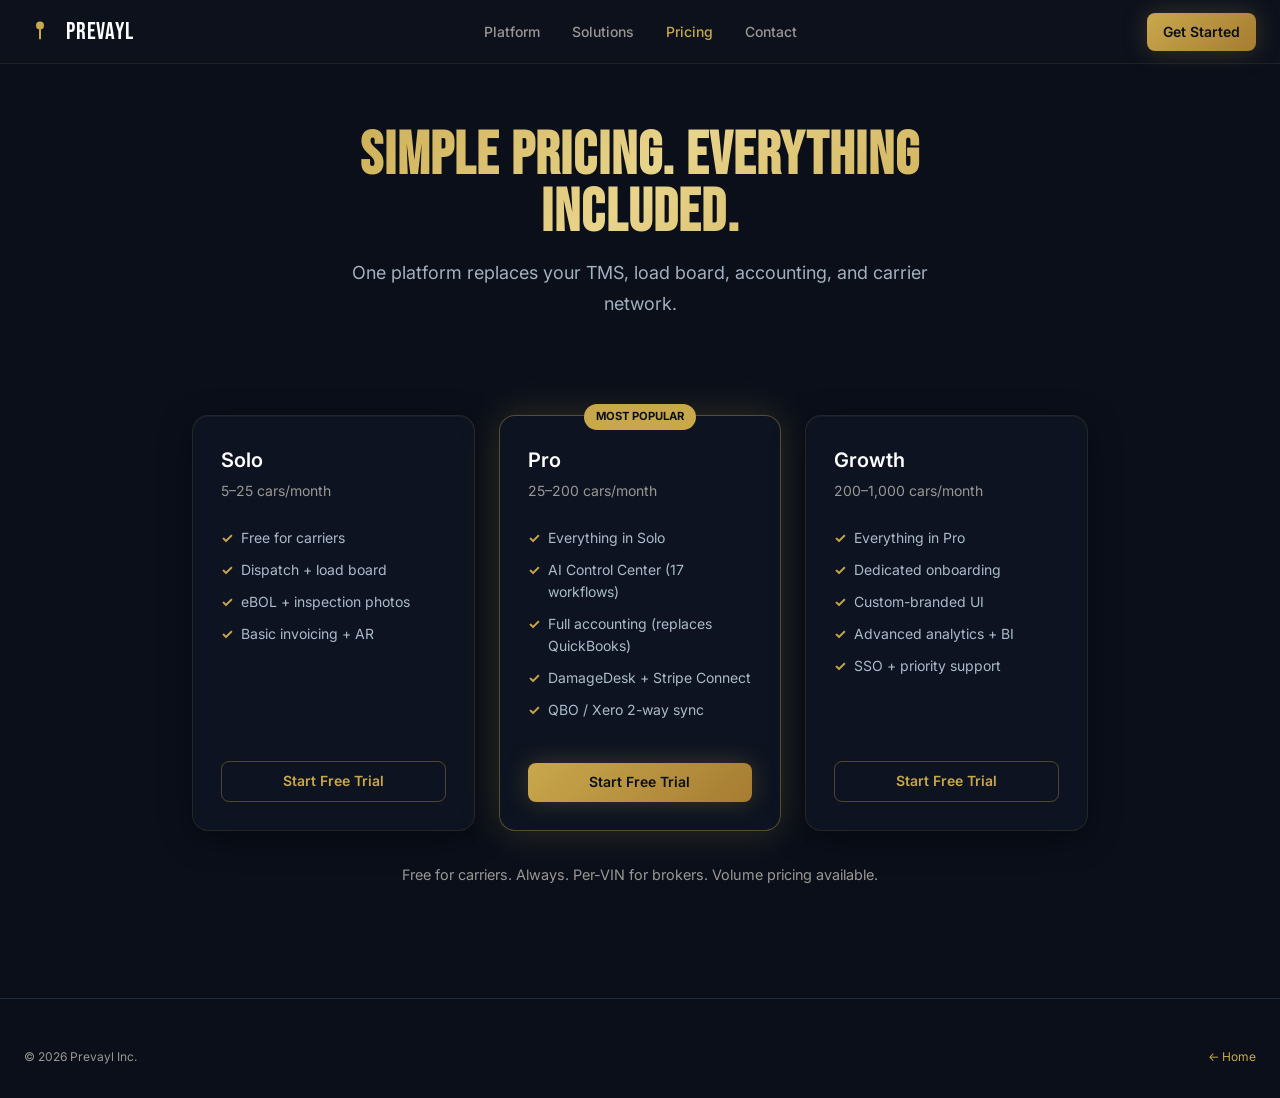
<file: pages/pricing.html>
<!DOCTYPE html>
<html lang="en">
<head>
  <meta charset="UTF-8" />
  <meta name="viewport" content="width=device-width, initial-scale=1.0" />
  <title>Pricing · Prevayl</title>
  <link rel="stylesheet" href="../css/site.css" />
</head>
<body>
  <header class="site-header">
    <div class="inner">
      <a href="../index.html" class="logo">
        <svg width="32" height="32" viewBox="0 0 40 40" fill="none"><circle cx="20" cy="12" r="5" fill="#C9A84C"/><path d="M20 17 L20 28" stroke="#C9A84C" stroke-width="2.5" stroke-linecap="round"/></svg>
        PREVAYL
      </a>
      <nav class="nav-desktop">
        <a href="platform.html">Platform</a>
        <a href="solutions.html">Solutions</a>
        <a href="pricing.html" class="active">Pricing</a>
        <a href="contact.html">Contact</a>
      </nav>
      <div class="header-actions">
        <a href="contact.html" class="btn btn-gold btn-sm">Get Started</a>
        <button class="mobile-toggle" id="mobile-toggle" aria-label="Menu"><span></span><span></span><span></span></button>
      </div>
    </div>
  </header>
  <nav class="mobile-nav" id="mobile-nav">
    <a href="pricing.html">Pricing</a>
    <a href="contact.html">Contact</a>
  </nav>
  <main>
    <section class="page-hero">
      <div class="container text-center" style="max-width:48rem;margin:0 auto">
        <h1 class="font-display text-gold-gradient">SIMPLE PRICING. EVERYTHING INCLUDED.</h1>
        <p class="lead" style="margin:1rem auto 0">One platform replaces your TMS, load board, accounting, and carrier network.</p>
      </div>
    </section>
    <section class="section" style="padding-top:0">
      <div class="container">
        <div class="pricing-grid">
          <div class="price-card glass">
            <h3>Solo</h3>
            <p class="range">5–25 cars/month</p>
            <ul>
              <li>Free for carriers</li>
              <li>Dispatch + load board</li>
              <li>eBOL + inspection photos</li>
              <li>Basic invoicing + AR</li>
            </ul>
            <a href="contact.html" class="btn btn-ghost btn-sm" style="width:100%">Start Free Trial</a>
          </div>
          <div class="price-card glass featured">
            <div class="badge">MOST POPULAR</div>
            <h3>Pro</h3>
            <p class="range">25–200 cars/month</p>
            <ul>
              <li>Everything in Solo</li>
              <li>AI Control Center (17 workflows)</li>
              <li>Full accounting (replaces QuickBooks)</li>
              <li>DamageDesk + Stripe Connect</li>
              <li>QBO / Xero 2-way sync</li>
            </ul>
            <a href="contact.html" class="btn btn-gold btn-sm" style="width:100%">Start Free Trial</a>
          </div>
          <div class="price-card glass">
            <h3>Growth</h3>
            <p class="range">200–1,000 cars/month</p>
            <ul>
              <li>Everything in Pro</li>
              <li>Dedicated onboarding</li>
              <li>Custom-branded UI</li>
              <li>Advanced analytics + BI</li>
              <li>SSO + priority support</li>
            </ul>
            <a href="contact.html" class="btn btn-ghost btn-sm" style="width:100%">Start Free Trial</a>
          </div>
        </div>
        <p class="text-center mt-8" style="color:var(--prevayl-muted);font-size:0.9rem">Free for carriers. Always. Per-VIN for brokers. Volume pricing available.</p>
      </div>
    </section>
  </main>
  <footer class="site-footer"><div class="container"><div class="footer-bottom" style="border:none;padding-top:0"><span>© 2026 Prevayl Inc.</span><a href="../index.html" style="color:var(--prevayl-gold)">← Home</a></div></div></footer>
  <script src="../js/site.js"></script>
</body>
</html>
</file>
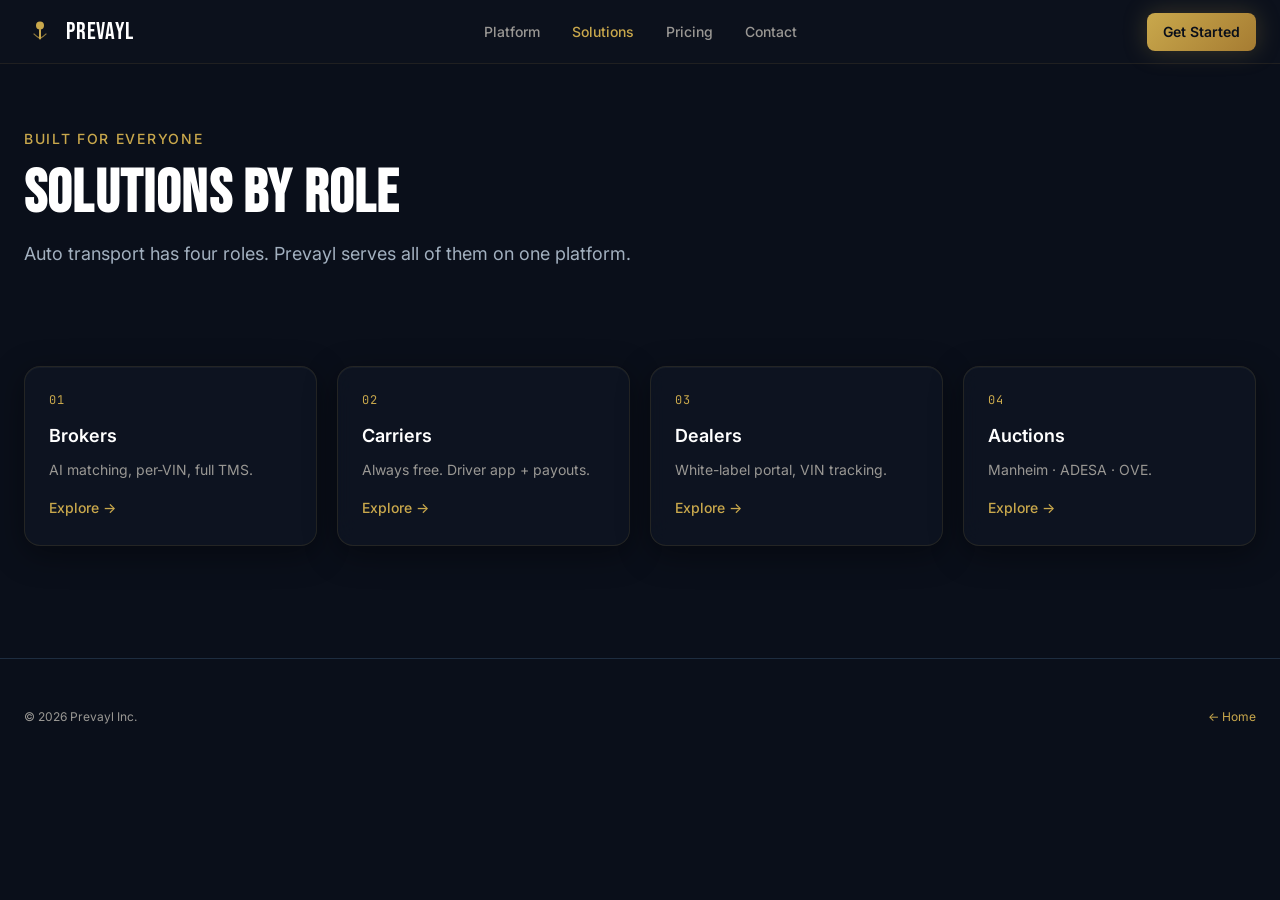
<file: pages/solutions.html>
<!DOCTYPE html>
<html lang="en">
<head>
  <meta charset="UTF-8" />
  <meta name="viewport" content="width=device-width, initial-scale=1.0" />
  <title>Solutions · Prevayl</title>
  <link rel="stylesheet" href="../css/site.css" />
</head>
<body>
  <header class="site-header">
    <div class="inner">
      <a href="../index.html" class="logo">
        <svg width="32" height="32" viewBox="0 0 40 40" fill="none"><circle cx="20" cy="12" r="5" fill="#C9A84C"/><path d="M20 17 L20 28" stroke="#C9A84C" stroke-width="2.5" stroke-linecap="round"/><path d="M12 22 Q16 26 20 28 Q24 26 28 22" stroke="#C9A84C" stroke-width="1.5" fill="none" opacity="0.7"/></svg>
        PREVAYL
      </a>
      <nav class="nav-desktop">
        <a href="platform.html">Platform</a>
        <a href="solutions.html" class="active">Solutions</a>
        <a href="pricing.html">Pricing</a>
        <a href="contact.html">Contact</a>
      </nav>
      <div class="header-actions">
        <a href="contact.html" class="btn btn-gold btn-sm">Get Started</a>
        <button class="mobile-toggle" id="mobile-toggle" aria-label="Menu"><span></span><span></span><span></span></button>
      </div>
    </div>
  </header>
  <nav class="mobile-nav" id="mobile-nav">
    <a href="platform.html">Platform</a>
    <a href="solutions.html">Solutions</a>
    <a href="pricing.html">Pricing</a>
    <a href="contact.html">Contact</a>
  </nav>
  <main>
    <section class="page-hero">
      <div class="container">
        <p class="eyebrow">Built for everyone</p>
        <h1 class="font-display">Solutions by role</h1>
        <p class="lead">Auto transport has four roles. Prevayl serves all of them on one platform.</p>
      </div>
    </section>
    <section class="section" style="padding-top:0">
      <div class="container">
        <div class="cards-4">
          <a href="brokers.html" class="card glass module-card"><div class="num">01</div><h3>Brokers</h3><p>AI matching, per-VIN, full TMS.</p><span class="link">Explore →</span></a>
          <a href="carriers.html" class="card glass module-card"><div class="num">02</div><h3>Carriers</h3><p>Always free. Driver app + payouts.</p><span class="link">Explore →</span></a>
          <a href="dealers.html" class="card glass module-card"><div class="num">03</div><h3>Dealers</h3><p>White-label portal, VIN tracking.</p><span class="link">Explore →</span></a>
          <a href="wholesale.html" class="card glass module-card"><div class="num">04</div><h3>Auctions</h3><p>Manheim · ADESA · OVE.</p><span class="link">Explore →</span></a>
        </div>
      </div>
    </section>
  </main>
  <footer class="site-footer"><div class="container"><div class="footer-bottom" style="border:none;padding-top:0"><span>© 2026 Prevayl Inc.</span><a href="../index.html" style="color:var(--prevayl-gold)">← Home</a></div></div></footer>
  <script src="../js/site.js"></script>
</body>
</html>
</file>
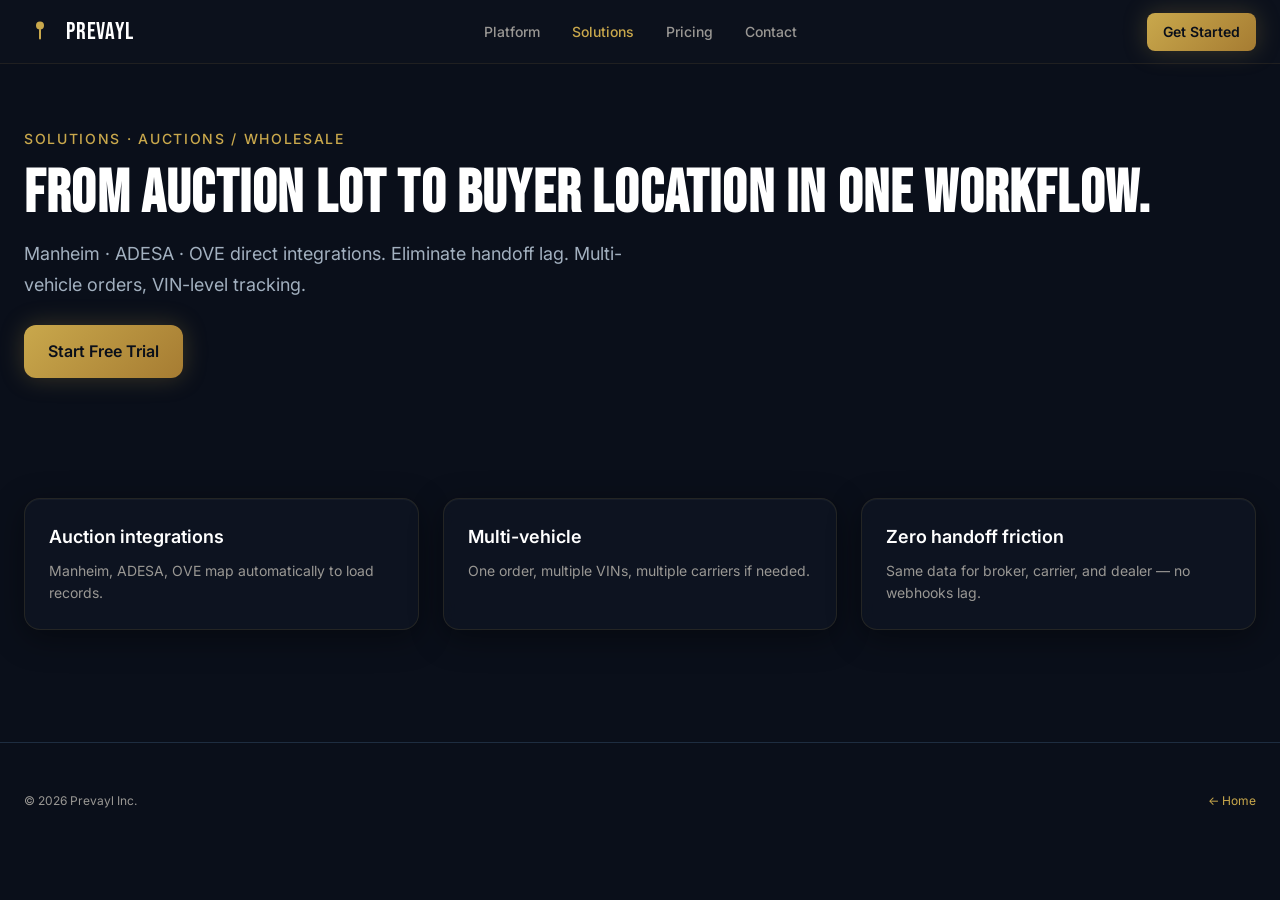
<file: pages/wholesale.html>
<!DOCTYPE html>
<html lang="en">
<head>
  <meta charset="UTF-8" />
  <meta name="viewport" content="width=device-width, initial-scale=1.0" />
  <title>Auctions / Wholesale · Prevayl</title>
  <link rel="stylesheet" href="../css/site.css" />
</head>
<body>
  <header class="site-header">
    <div class="inner">
      <a href="../index.html" class="logo">
        <svg width="32" height="32" viewBox="0 0 40 40" fill="none"><circle cx="20" cy="12" r="5" fill="#C9A84C"/><path d="M20 17 L20 28" stroke="#C9A84C" stroke-width="2.5" stroke-linecap="round"/></svg>
        PREVAYL
      </a>
      <nav class="nav-desktop">
        <a href="platform.html">Platform</a>
        <a href="solutions.html" class="active">Solutions</a>
        <a href="pricing.html">Pricing</a>
        <a href="contact.html">Contact</a>
      </nav>
      <div class="header-actions">
        <a href="contact.html" class="btn btn-gold btn-sm">Get Started</a>
        <button class="mobile-toggle" id="mobile-toggle" aria-label="Menu"><span></span><span></span><span></span></button>
      </div>
    </div>
  </header>
  <nav class="mobile-nav" id="mobile-nav">
    <a href="wholesale.html">Auctions</a>
    <a href="contact.html">Contact</a>
  </nav>
  <main>
    <section class="page-hero">
      <div class="container">
        <p class="eyebrow">Solutions · Auctions / Wholesale</p>
        <h1 class="font-display">From auction lot to buyer location in one workflow.</h1>
        <p class="lead">Manheim · ADESA · OVE direct integrations. Eliminate handoff lag. Multi-vehicle orders, VIN-level tracking.</p>
        <div class="hero-ctas" style="margin-top:1.5rem">
          <a href="contact.html" class="btn btn-gold btn-md">Start Free Trial</a>
        </div>
      </div>
    </section>
    <section class="section" style="padding-top:0">
      <div class="container">
        <div class="cards-3">
          <div class="card glass module-card"><h3>Auction integrations</h3><p>Manheim, ADESA, OVE map automatically to load records.</p></div>
          <div class="card glass module-card"><h3>Multi-vehicle</h3><p>One order, multiple VINs, multiple carriers if needed.</p></div>
          <div class="card glass module-card"><h3>Zero handoff friction</h3><p>Same data for broker, carrier, and dealer — no webhooks lag.</p></div>
        </div>
      </div>
    </section>
  </main>
  <footer class="site-footer"><div class="container"><div class="footer-bottom" style="border:none;padding-top:0"><span>© 2026 Prevayl Inc.</span><a href="../index.html" style="color:var(--prevayl-gold)">← Home</a></div></div></footer>
  <script src="../js/site.js"></script>
</body>
</html>
</file>
<file: css/site.css>
/**
 * PREVAYL Functional Site Styles
 * Locked theme: deep navy + gold #C9A84C + glassmorphism
 */

@import url('https://fonts.googleapis.com/css2?family=Inter:wght@400;500;600;700;800&family=Bebas+Neue&family=JetBrains+Mono:wght@400;600;700&display=swap');
@import './tokens.css';

*, *::before, *::after { box-sizing: border-box; margin: 0; padding: 0; }
html { scroll-behavior: smooth; }
body {
  font-family: var(--font-sans);
  background: var(--prevayl-navy);
  color: var(--prevayl-soft);
  -webkit-font-smoothing: antialiased;
  line-height: 1.6;
  min-height: 100vh;
}
a { color: inherit; text-decoration: none; }
img { max-width: 100%; display: block; }
ul { list-style: none; }
button { font: inherit; cursor: pointer; border: none; background: none; }

.container { width: 100%; max-width: 80rem; margin: 0 auto; padding: 0 1.5rem; }
.font-display { font-family: var(--font-display); letter-spacing: 0.02em; line-height: 0.95; }
.text-gold-gradient {
  background: linear-gradient(135deg, #C9A84C 0%, #E8D48B 50%, #C9A84C 100%);
  -webkit-background-clip: text;
  -webkit-text-fill-color: transparent;
  background-clip: text;
}

.site-header {
  position: fixed; top: 0; left: 0; right: 0; z-index: 100;
  background: rgba(13, 18, 30, 0.85);
  backdrop-filter: blur(20px);
  border-bottom: 1px solid rgba(201, 168, 76, 0.1);
  height: 64px;
}
.site-header .inner {
  display: flex; align-items: center; justify-content: space-between;
  height: 64px; max-width: 80rem; margin: 0 auto; padding: 0 1.5rem;
}
.logo {
  display: flex; align-items: center; gap: 0.6rem;
  font-family: var(--font-display); font-size: 1.5rem; color: #fff; letter-spacing: 0.04em;
}
.logo:hover { color: var(--prevayl-gold); }
.nav-desktop { display: none; align-items: center; gap: 2rem; }
@media (min-width: 1024px) { .nav-desktop { display: flex; } }
.nav-desktop a { font-size: 0.875rem; font-weight: 500; color: var(--prevayl-muted); transition: color 0.15s; }
.nav-desktop a:hover, .nav-desktop a.active { color: var(--prevayl-gold); }

.nav-item { position: relative; }
.nav-item .dropdown {
  display: none; position: absolute; top: 100%; left: 50%;
  transform: translateX(-50%); padding-top: 0.75rem; min-width: 220px; z-index: 50;
}
.nav-item:hover .dropdown { display: block; }
.dropdown-inner {
  background: rgba(13, 18, 30, 0.95); backdrop-filter: blur(20px);
  border: 1px solid rgba(201, 168, 76, 0.15); border-radius: 0.75rem;
  padding: 0.5rem; box-shadow: 0 20px 40px rgba(0,0,0,0.5);
}
.dropdown-inner a {
  display: block; padding: 0.6rem 0.9rem; border-radius: 0.5rem;
  font-size: 0.875rem; color: var(--prevayl-soft) !important;
}
.dropdown-inner a:hover { background: rgba(201, 168, 76, 0.1); color: var(--prevayl-gold) !important; }
.dropdown-inner .dd-label {
  font-size: 0.7rem; text-transform: uppercase; letter-spacing: 0.08em;
  color: var(--prevayl-gold); padding: 0.5rem 0.9rem 0.25rem; font-weight: 600;
}
.header-actions { display: flex; align-items: center; gap: 0.75rem; }

.btn {
  display: inline-flex; align-items: center; justify-content: center; gap: 0.5rem;
  font-weight: 600; border-radius: 0.75rem; transition: all 0.2s ease; white-space: nowrap;
}
.btn-sm { padding: 0.5rem 1rem; font-size: 0.875rem; border-radius: 0.5rem; }
.btn-md { padding: 0.875rem 1.5rem; font-size: 1rem; }
.btn-lg { padding: 1rem 2rem; font-size: 1rem; }
.btn-gold {
  background: linear-gradient(135deg, var(--prevayl-gold), var(--prevayl-gold-dark));
  color: var(--prevayl-navy); box-shadow: 0 0 24px var(--prevayl-gold-glow);
}
.btn-gold:hover { transform: translateY(-1px); box-shadow: 0 0 32px rgba(201,168,76,0.45); }
.btn-ghost { border: 1px solid rgba(201, 168, 76, 0.35); color: var(--prevayl-gold); }
.btn-ghost:hover { background: rgba(201, 168, 76, 0.1); border-color: var(--prevayl-gold); }

.glass {
  background: var(--glass-bg); backdrop-filter: blur(16px);
  border: 1px solid var(--glass-border);
  box-shadow: 0 8px 32px rgba(0,0,0,0.4), inset 0 1px 0 rgba(255,255,255,0.04);
}
.glass-strong {
  background: var(--glass-bg-strong); backdrop-filter: blur(24px);
  border: 1px solid var(--glass-border-strong);
}
.module-card { transition: transform 0.25s ease, border-color 0.25s ease, box-shadow 0.25s ease; }
.module-card:hover {
  transform: translateY(-4px); border-color: rgba(201, 168, 76, 0.35);
  box-shadow: 0 12px 40px rgba(0,0,0,0.5), 0 0 30px rgba(201,168,76,0.12);
}

.hero { position: relative; min-height: 100vh; padding: 7rem 0 5rem; overflow: hidden; }
.hero-glow { position: absolute; border-radius: 50%; filter: blur(80px); pointer-events: none; }
.hero-grid {
  position: absolute; inset: 0; opacity: 0.4; pointer-events: none;
  background-size: 60px 60px;
  background-image: linear-gradient(rgba(201,168,76,0.04) 1px, transparent 1px),
    linear-gradient(90deg, rgba(201,168,76,0.04) 1px, transparent 1px);
}
.hero-grid-layout { display: grid; gap: 3rem; align-items: center; position: relative; z-index: 1; }
@media (min-width: 1024px) { .hero-grid-layout { grid-template-columns: 1fr 1fr; } }
.eyebrow {
  color: var(--prevayl-gold); font-size: 0.875rem; font-weight: 500;
  letter-spacing: 0.12em; text-transform: uppercase; margin-bottom: 1rem;
}
.hero h1 { font-size: clamp(2.75rem, 6vw, 4.5rem); color: #fff; margin-bottom: 1.5rem; }
.hero-sub { font-size: 1.125rem; color: rgba(200, 216, 232, 0.8); max-width: 32rem; margin-bottom: 2rem; line-height: 1.7; }
.hero-ctas { display: flex; flex-wrap: wrap; gap: 1rem; margin-bottom: 1.5rem; }
.hero-note { font-size: 0.875rem; color: var(--prevayl-muted); }

.preview-card { border-radius: 1rem; padding: 0.25rem; box-shadow: 0 0 20px rgba(201,168,76,0.15); }
.preview-inner { background: var(--prevayl-navy-2); border-radius: 0.875rem; padding: 1rem; border: 1px solid var(--prevayl-navy-4); }
.preview-bar { display: flex; align-items: center; gap: 0.5rem; font-size: 0.75rem; color: var(--prevayl-muted); margin-bottom: 1rem; }
.preview-map {
  aspect-ratio: 16/10; border-radius: 0.5rem;
  background: linear-gradient(135deg, var(--prevayl-navy-3), var(--prevayl-navy));
  position: relative; overflow: hidden; border: 1px solid var(--prevayl-navy-4);
}
.preview-map svg { position: absolute; inset: 0; width: 100%; height: 100%; opacity: 0.85; }
.preview-pill {
  position: absolute; padding: 0.35rem 0.75rem; border-radius: 0.5rem; font-size: 0.7rem;
  background: var(--glass-bg); backdrop-filter: blur(12px); border: 1px solid var(--glass-border);
}
.preview-loads { margin-top: 0.75rem; font-family: var(--font-mono); font-size: 0.7rem; color: var(--prevayl-muted); }
.preview-loads > div { display: flex; justify-content: space-between; padding: 0.2rem 0.25rem; }

.section { padding: 5rem 0; }
.section-alt { background: rgba(13, 18, 30, 0.5); }
.section-title { font-size: clamp(2rem, 4vw, 3rem); color: #fff; margin-bottom: 1rem; }
.section-title .gold { color: var(--prevayl-gold); }
.section-lead { color: var(--prevayl-muted); font-size: 1.05rem; max-width: 36rem; line-height: 1.7; }
.cards-3 { display: grid; gap: 1.5rem; margin-top: 3rem; }
@media (min-width: 768px) { .cards-3 { grid-template-columns: repeat(3, 1fr); } }
.cards-4 { display: grid; gap: 1.25rem; margin-top: 3rem; }
@media (min-width: 640px) { .cards-4 { grid-template-columns: repeat(2, 1fr); } }
@media (min-width: 1024px) { .cards-4 { grid-template-columns: repeat(4, 1fr); } }
.card { border-radius: 1rem; padding: 1.5rem; }
.card h3 { color: #fff; font-size: 1.125rem; font-weight: 600; margin-bottom: 0.5rem; }
.card p { color: var(--prevayl-muted); font-size: 0.875rem; line-height: 1.6; }
.card .icon {
  width: 3rem; height: 3rem; border-radius: 0.75rem; background: rgba(201, 168, 76, 0.1);
  border: 1px solid rgba(201, 168, 76, 0.2); display: flex; align-items: center; justify-content: center; margin-bottom: 1.25rem;
}
.card .num { font-family: var(--font-mono); font-size: 0.75rem; color: var(--prevayl-gold); letter-spacing: 0.1em; margin-bottom: 0.75rem; }
.card .link { display: inline-block; margin-top: 1rem; color: var(--prevayl-gold); font-size: 0.875rem; font-weight: 500; }

.modules-grid { display: grid; gap: 1rem; margin-top: 2.5rem; grid-template-columns: repeat(auto-fill, minmax(200px, 1fr)); }
.module-item { border-radius: 0.75rem; padding: 1.25rem; }
.module-item h4 { color: var(--prevayl-gold); font-weight: 600; margin-bottom: 0.35rem; font-size: 0.95rem; }
.module-item p { color: var(--prevayl-muted); font-size: 0.75rem; line-height: 1.5; }

.pricing-grid { display: grid; gap: 1.5rem; max-width: 56rem; margin: 3rem auto 0; }
@media (min-width: 768px) { .pricing-grid { grid-template-columns: repeat(3, 1fr); } }
.price-card { border-radius: 1rem; padding: 1.75rem; display: flex; flex-direction: column; position: relative; }
.price-card.featured { border: 1px solid rgba(201, 168, 76, 0.4); box-shadow: 0 0 40px rgba(201, 168, 76, 0.2); }
.price-card .badge {
  position: absolute; top: -0.75rem; left: 50%; transform: translateX(-50%);
  background: var(--prevayl-gold); color: var(--prevayl-navy); font-size: 0.7rem; font-weight: 700;
  padding: 0.25rem 0.75rem; border-radius: 999px;
}
.price-card h3 { color: #fff; font-size: 1.25rem; font-weight: 600; margin-bottom: 0.25rem; }
.price-card .range { color: var(--prevayl-muted); font-size: 0.875rem; margin-bottom: 1.5rem; }
.price-card ul { flex: 1; margin-bottom: 2rem; }
.price-card li { display: flex; gap: 0.5rem; font-size: 0.875rem; color: rgba(200, 216, 232, 0.85); margin-bottom: 0.6rem; }
.price-card li::before { content: "\2713"; color: var(--prevayl-gold); font-weight: 700; }

.page-hero { padding: 8rem 0 3rem; position: relative; overflow: hidden; }
.page-hero h1 { font-size: clamp(2.5rem, 5vw, 3.75rem); color: #fff; margin-bottom: 1rem; }
.page-hero .lead { font-size: 1.125rem; color: rgba(200, 216, 232, 0.8); max-width: 40rem; line-height: 1.7; }

.agent-grid { display: grid; gap: 1rem; grid-template-columns: repeat(auto-fill, minmax(180px, 1fr)); margin: 2rem 0; }
.agent-card { border-radius: 0.75rem; padding: 1.25rem; }
.agent-card h4 { color: #fff; font-weight: 600; margin-bottom: 0.5rem; }
.agent-card p { font-size: 0.8rem; color: var(--prevayl-muted); line-height: 1.5; }

.detail-block { border-radius: 1rem; padding: 1.75rem; margin-bottom: 1.5rem; }
.detail-block h3 { color: var(--prevayl-gold); font-size: 1.125rem; margin-bottom: 0.75rem; }
.detail-block p, .detail-block li { color: var(--prevayl-muted); font-size: 0.9rem; line-height: 1.65; }
.detail-block ul { margin-top: 0.75rem; }
.detail-block li { padding-left: 1rem; position: relative; margin-bottom: 0.4rem; }
.detail-block li::before { content: "\00b7"; position: absolute; left: 0; color: var(--prevayl-gold); }

.site-footer { border-top: 1px solid var(--prevayl-navy-4); padding: 3rem 0 2rem; margin-top: 2rem; }
.footer-grid { display: flex; flex-direction: column; gap: 2rem; margin-bottom: 2.5rem; }
@media (min-width: 768px) { .footer-grid { flex-direction: row; justify-content: space-between; } }
.footer-brand p { color: var(--prevayl-muted); font-size: 0.875rem; max-width: 16rem; margin-top: 0.75rem; line-height: 1.6; }
.footer-cols { display: grid; grid-template-columns: repeat(3, 1fr); gap: 2rem; font-size: 0.875rem; }
.footer-cols h5 { color: var(--prevayl-gold); font-weight: 500; margin-bottom: 0.75rem; }
.footer-cols a { display: block; color: var(--prevayl-muted); margin-bottom: 0.5rem; transition: color 0.15s; }
.footer-cols a:hover { color: var(--prevayl-gold); }
.footer-bottom {
  padding-top: 2rem; border-top: 1px solid var(--prevayl-navy-4);
  display: flex; flex-direction: column; gap: 0.5rem; font-size: 0.75rem; color: var(--prevayl-muted);
}
@media (min-width: 640px) { .footer-bottom { flex-direction: row; justify-content: space-between; } }

.mobile-toggle { display: flex; flex-direction: column; gap: 5px; padding: 0.5rem; }
.mobile-toggle span { width: 22px; height: 2px; background: var(--prevayl-soft); border-radius: 1px; }
@media (min-width: 1024px) { .mobile-toggle { display: none; } }
.mobile-nav {
  display: none; position: fixed; top: 64px; left: 0; right: 0;
  background: rgba(10, 15, 26, 0.98); backdrop-filter: blur(20px);
  border-bottom: 1px solid rgba(201, 168, 76, 0.1); padding: 1rem 1.5rem 1.5rem; z-index: 99;
  max-height: calc(100vh - 64px); overflow-y: auto;
}
.mobile-nav.open { display: block; }
.mobile-nav a {
  display: block; padding: 0.75rem 0; color: var(--prevayl-soft);
  border-bottom: 1px solid rgba(30, 45, 64, 0.5); font-size: 0.95rem;
}
.mobile-nav a:hover { color: var(--prevayl-gold); }
.mobile-nav .sub { padding-left: 1rem; font-size: 0.85rem; color: var(--prevayl-muted); }

.text-center { text-align: center; }
.mt-4 { margin-top: 1rem; }
.mt-8 { margin-top: 2rem; }
.mb-8 { margin-bottom: 2rem; }
.flex-center { display: flex; justify-content: center; flex-wrap: wrap; gap: 1rem; }
.status-gold { color: var(--prevayl-gold); }
.status-blue { color: #60a5fa; }
.status-green { color: var(--prevayl-success); }
.metric-card {
  display: flex; align-items: center; justify-content: center; text-align: center;
  border-radius: 0.75rem; padding: 1.25rem; border: 1px solid rgba(201, 168, 76, 0.3);
}
.metric-card .val { font-family: var(--font-mono); font-size: 1.5rem; color: var(--prevayl-gold); }
.metric-card .label { font-size: 0.75rem; color: var(--prevayl-muted); }
</file>
